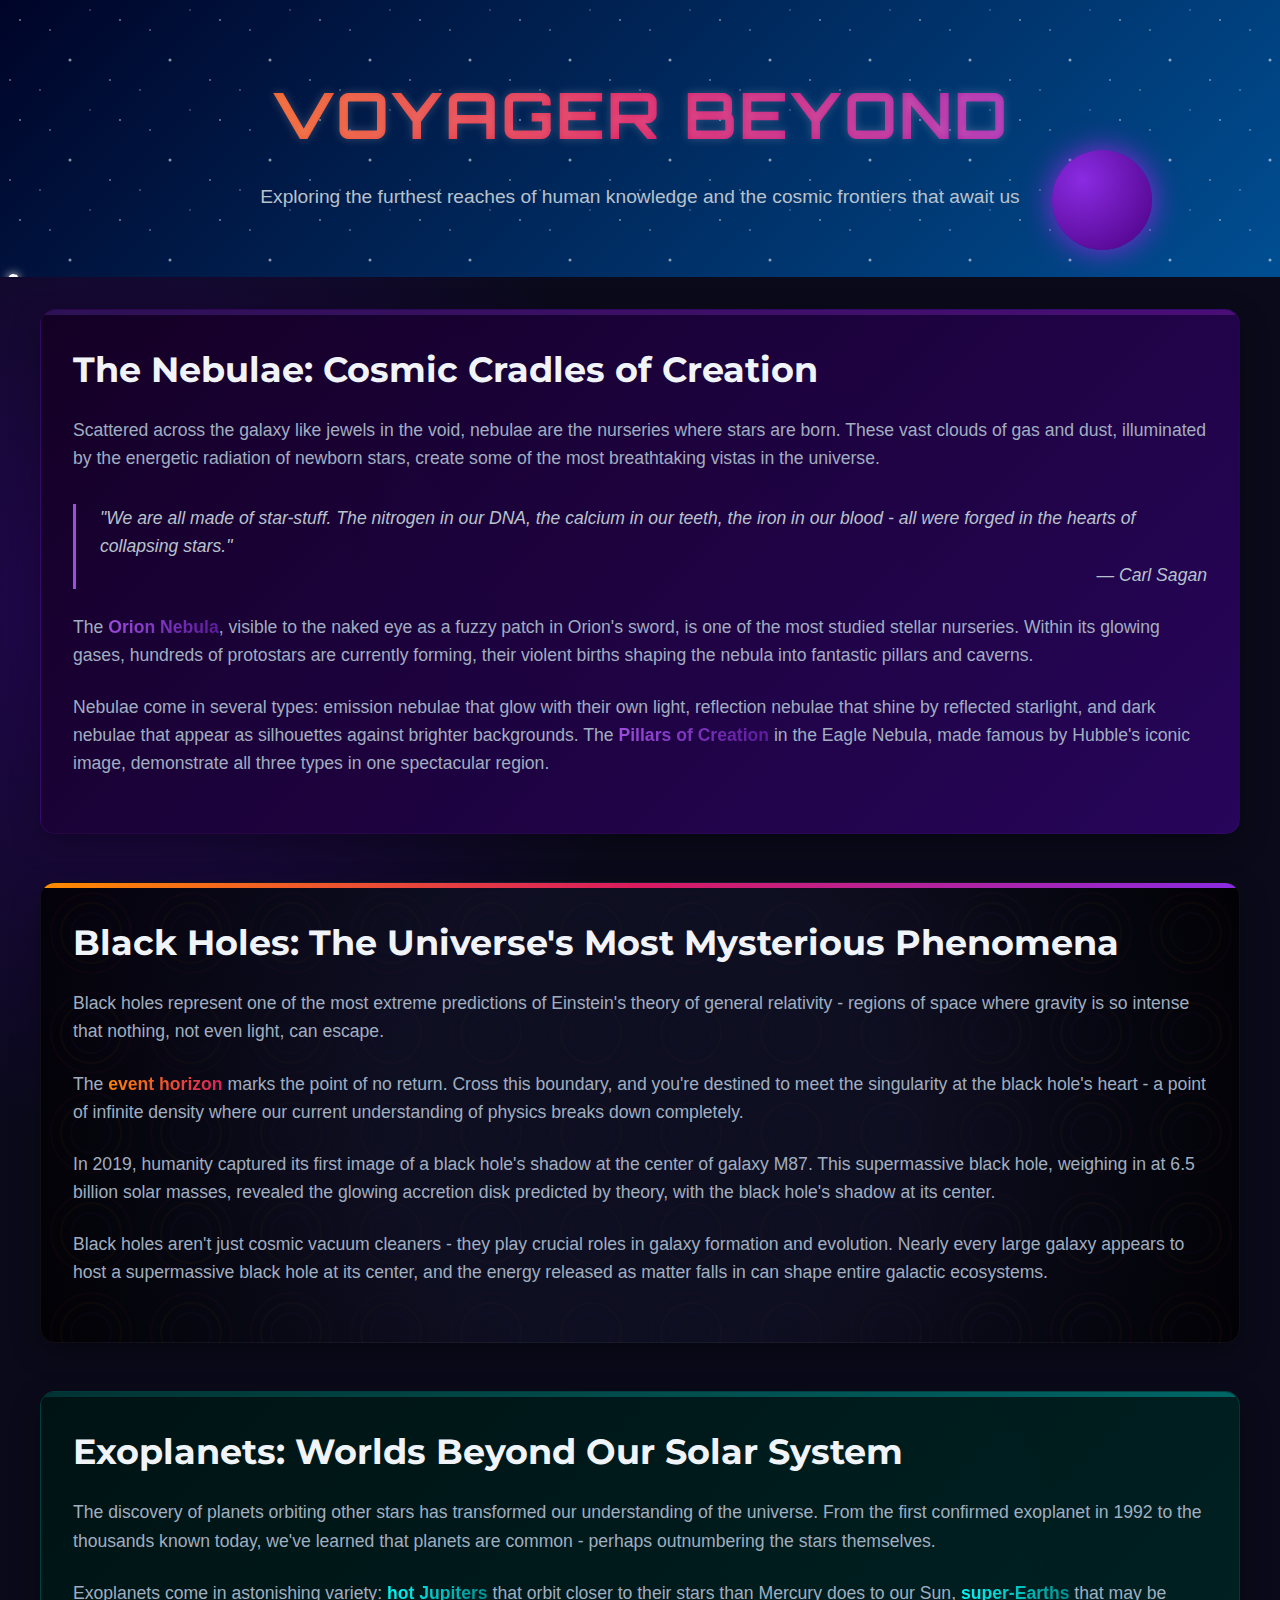
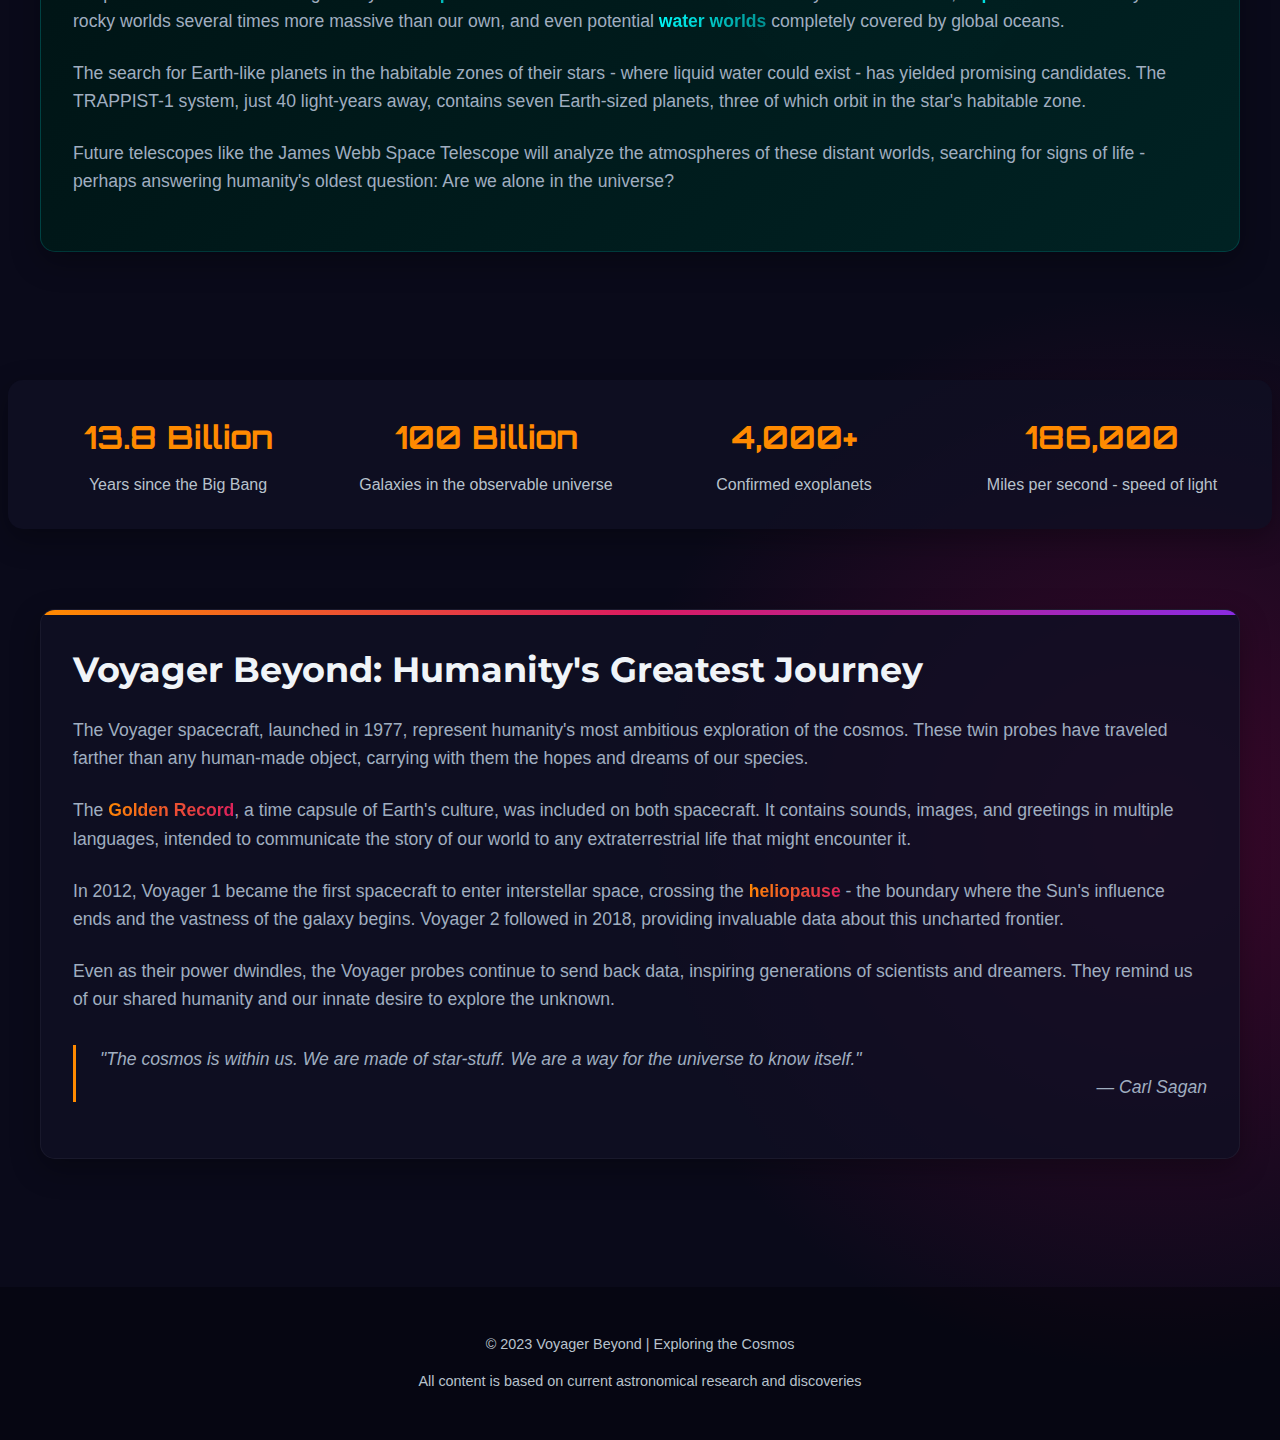
<file: article.html>
<!DOCTYPE html>
<html lang="en">
  <head>
    <meta charset="UTF-8" />
    <meta name="viewport" content="width=device-width, initial-scale=1.0" />
    <title>Voyager Beyond: Cosmic Frontiers</title>
    <style>
      /* Base Styles */
      body {
        font-family: "Segoe UI", Tahoma, Geneva, Verdana, sans-serif;
        line-height: 1.6;
        color: #333;
        background-color: #0a0a1a;
        margin: 0;
        padding: 0;
        background-image: radial-gradient(
            circle at 10% 20%,
            rgba(41, 5, 94, 0.8) 0%,
            transparent 20%
          ),
          radial-gradient(
            circle at 90% 80%,
            rgba(94, 5, 55, 0.6) 0%,
            transparent 20%
          );
      }

      /* Cosmic Header */
      .cosmic-header {
        text-align: center;
        padding: 4rem 2rem;
        position: relative;
        overflow: hidden;
        background: linear-gradient(135deg, #000428, #004e92);
      }

      .cosmic-header::before {
        content: "";
        position: absolute;
        top: 0;
        left: 0;
        right: 0;
        bottom: 0;
        background: url('data:image/svg+xml;utf8,<svg xmlns="http://www.w3.org/2000/svg" width="100" height="100" viewBox="0 0 100 100"><circle cx="20" cy="20" r="1" fill="white" opacity="0.8"/><circle cx="50" cy="30" r="1" fill="white" opacity="0.6"/><circle cx="70" cy="60" r="1.5" fill="white" opacity="0.9"/><circle cx="10" cy="80" r="1" fill="white" opacity="0.7"/><circle cx="40" cy="90" r="1" fill="white" opacity="0.5"/><circle cx="90" cy="10" r="1" fill="white" opacity="0.4"/></svg>');
        opacity: 0.6;
      }

      .cosmic-header h1 {
        font-size: 4rem;
        margin: 0;
        background: linear-gradient(to right, #ff8a00, #da1b60, #8a2be2);
        -webkit-background-clip: text;
        background-clip: text;
        color: transparent;
        position: relative;
        text-shadow: 0 0 10px rgba(255, 255, 255, 0.2);
        font-family: "Orbitron", sans-serif;
        letter-spacing: 2px;
      }

      .cosmic-header p {
        font-size: 1.2rem;
        max-width: 800px;
        margin: 1rem auto 0;
        color: #b8c2cc;
        position: relative;
      }

      /* Main Content */
      .container {
        max-width: 1200px;
        margin: 0 auto;
        padding: 2rem;
      }

      /* Article Cards */
      .article-card {
        background: rgba(15, 15, 35, 0.8);
        border-radius: 15px;
        padding: 2rem;
        margin-bottom: 3rem;
        box-shadow: 0 10px 30px rgba(0, 0, 0, 0.3);
        border: 1px solid rgba(255, 255, 255, 0.05);
        transition: transform 0.3s ease, box-shadow 0.3s ease;
        position: relative;
        overflow: hidden;
      }

      .article-card:hover {
        transform: translateY(-5px);
        box-shadow: 0 15px 35px rgba(0, 0, 0, 0.6);
      }

      .article-card::before {
        content: "";
        position: absolute;
        top: 0;
        left: 0;
        right: 0;
        height: 5px;
        background: linear-gradient(to right, #ff8a00, #da1b60, #8a2be2);
      }

      .article-card h2 {
        color: #f0f4f8;
        font-size: 2.2rem;
        margin-top: 0;
        margin-bottom: 1rem;
        font-family: "Montserrat", sans-serif;
      }

      .article-card p {
        color: #a0aec0;
        font-size: 1.1rem;
        margin-bottom: 1.5rem;
      }

      /* Specialized Card Styles */
      .card-nebula {
        background: linear-gradient(
            135deg,
            rgba(20, 0, 36, 0.95) 0%,
            rgba(41, 5, 94, 0.95) 100%
          ),
          radial-gradient(
            circle at 50% 50%,
            rgba(138, 43, 226, 0.1) 0%,
            transparent 70%
          );
        border: 1px solid rgba(138, 43, 226, 0.15);
      }

      .card-nebula::before {
        background: linear-gradient(to right, #2d1155, #4a0e77);
      }

      .card-nebula .highlight {
        background: linear-gradient(120deg, #9d4edd, #5a189a);
        -webkit-background-clip: text;
        background-clip: text;
        color: transparent;
      }

      .card-nebula .quote {
        border-left: 3px solid #9d4edd;
        color: #b8c2cc;
      }

      .card-blackhole {
        background: radial-gradient(
            circle at center,
            rgba(15, 15, 35, 0.9) 40%,
            rgba(0, 0, 0, 0.8)
          ),
          url('data:image/svg+xml;utf8,<svg xmlns="http://www.w3.org/2000/svg" width="100" height="100" viewBox="0 0 100 100"><circle cx="50" cy="50" r="40" fill="none" stroke="rgba(218, 27, 96, 0.2)" stroke-width="2"/><circle cx="50" cy="50" r="30" fill="none" stroke="rgba(255, 138, 0, 0.2)" stroke-width="2"/><circle cx="50" cy="50" r="20" fill="none" stroke="rgba(138, 43, 226, 0.2)" stroke-width="2"/></svg>');
      }

      .card-exoplanet {
        background: linear-gradient(
            135deg,
            rgba(0, 20, 20, 0.95) 0%,
            rgba(0, 36, 36, 0.95) 100%
          ),
          radial-gradient(
            circle at 70% 30%,
            rgba(0, 255, 255, 0.05) 0%,
            transparent 70%
          );
        border: 1px solid rgba(0, 255, 255, 0.15);
      }

      .card-exoplanet::before {
        background: linear-gradient(to right, #003333, #006666);
      }

      .card-exoplanet .highlight {
        background: linear-gradient(120deg, #00ffff, #008b8b);
        -webkit-background-clip: text;
        background-clip: text;
        color: transparent;
      }

      .card-exoplanet .quote {
        border-left: 3px solid #00ced1;
        color: #b8c2cc;
      }

      /* Floating Elements */
      .floating-planet {
        position: absolute;
        width: 100px;
        height: 100px;
        border-radius: 50%;
        background: radial-gradient(circle at 30% 30%, #8a2be2, #4b0082);
        box-shadow: 0 0 30px #8a2be2;
        right: 10%;
        top: 150px;
        z-index: 1;
        animation: float 8s ease-in-out infinite;
      }

      .floating-comet {
        position: absolute;
        width: 150px;
        height: 3px;
        background: linear-gradient(
          to right,
          transparent,
          rgba(255, 255, 255, 0.8)
        );
        left: -10%;
        top: 300px;
        transform: rotate(-20deg);
        z-index: 1;
        animation: comet 25s linear infinite;
      }

      .floating-comet::after {
        content: "";
        position: absolute;
        right: 0;
        top: -2px;
        width: 10px;
        height: 10px;
        border-radius: 50%;
        background: white;
        box-shadow: 0 0 10px white;
      }

      @keyframes float {
        0%,
        100% {
          transform: translateY(0) rotate(0deg);
        }
        50% {
          transform: translateY(-20px) rotate(5deg);
        }
      }

      @keyframes comet {
        0% {
          left: -10%;
          opacity: 0;
        }
        10% {
          opacity: 1;
        }
        90% {
          opacity: 1;
        }
        100% {
          left: 110%;
          opacity: 0;
        }
      }

      /* Typography Styles */
      .highlight {
        background: linear-gradient(120deg, #ff8a00, #da1b60);
        -webkit-background-clip: text;
        background-clip: text;
        color: transparent;
        font-weight: bold;
      }

      .quote {
        font-style: italic;
        font-size: 1.3rem;
        color: #e2e8f0;
        border-left: 3px solid #ff8a00;
        padding-left: 1.5rem;
        margin: 2rem 0;
      }

      /* Footer */
      .cosmic-footer {
        text-align: center;
        padding: 2rem;
        color: #b8c2cc;
        font-size: 0.9rem;
        background: rgba(0, 0, 0, 0.3);
        margin-top: 3rem;
      }

      /* Responsive */
      @media (max-width: 768px) {

        .cosmic-header{
          padding: 2rem 1rem;
        }
        .cosmic-header h1 {
          font-size: 2rem; /* Reduced from 2.5rem */
        }

        .cosmic-header p {
          font-size: 1rem; /* Reduced font size for header paragraph */
        }

        .article-card h2 {
          font-size: 1.8rem; /* Reduced from 2.2rem */
        }

        .article-card p {
          font-size: 1rem; /* Reduced from 1.1rem */
        }

        .quote {
          font-size: 1.1rem; /* Reduced from 1.3rem */
        }

        .cosmic-footer {
          font-size: 0.8rem; /* Reduced from 0.9rem */
        }

        .article-card {
          padding: 1.5rem;
        }

        .floating-planet,
        .floating-comet {
          display: none;
        }
      }

      @media (max-width: 480px) {
        .cosmic-header h1 {
          font-size: 1.5rem; /* Further reduced from 2rem */
        }

        .cosmic-header p {
          font-size: 0.9rem; /* Further reduced font size for header paragraph */
        }

        .article-card h2 {
          font-size: 1.5rem; /* Further reduced from 1.8rem */
        }

        .article-card p {
          font-size: 0.9rem; /* Further reduced from 1rem */
        }

        .quote {
          font-size: 1rem; /* Further reduced from 1.1rem */
        }

        .cosmic-footer {
          font-size: 0.7rem; /* Further reduced from 0.8rem */
        }

        .article-card {
          padding: 1rem; /* Reduced padding for smaller screens */
        }
      }

      .stats-grid {
        display: grid;
        grid-template-columns: repeat(auto-fit, minmax(200px, 1fr));
        gap: 2rem;
        margin: 3rem auto;
        padding: 2rem;
        max-width: 1200px;
        background: rgba(15, 15, 35, 0.8);
        border-radius: 15px;
        box-shadow: 0 10px 30px rgba(0, 0, 0, 0.3);
      }

      .stat-item {
        text-align: center;
        color: #f0f4f8;
      }

      .stat-item h3 {
        font-size: 2rem;
        margin: 0;
        color: #ff8a00;
        font-family: "Orbitron", sans-serif;
      }

      .stat-item p {
        font-size: 1rem;
        margin: 0.5rem 0 0;
        color: #b8c2cc;
      }
    </style>
    <link
      href="https://fonts.googleapis.com/css2?family=Orbitron:wght@500;700&family=Montserrat:wght@400;600;700&display=swap"
      rel="stylesheet"
    />
  </head>
  <body>
    <div class="cosmic-header">
      <h1>VOYAGER BEYOND</h1>
      <p>
        Exploring the furthest reaches of human knowledge and the cosmic
        frontiers that await us
      </p>
      <div class="floating-planet"></div>
      <div class="floating-comet"></div>
    </div>

    <div class="container">
      <article class="article-card card-nebula">
        <h2>The Nebulae: Cosmic Cradles of Creation</h2>
        <p>
          Scattered across the galaxy like jewels in the void, nebulae are the
          nurseries where stars are born. These vast clouds of gas and dust,
          illuminated by the energetic radiation of newborn stars, create some
          of the most breathtaking vistas in the universe.
        </p>

        <p class="quote">
          "We are all made of star-stuff. The nitrogen in our DNA, the calcium
          in our teeth, the iron in our blood - all were forged in the hearts of
          collapsing stars."
          <span style="display: block; text-align: right">— Carl Sagan</span>
        </p>

        <p>
          The <span class="highlight">Orion Nebula</span>, visible to the naked
          eye as a fuzzy patch in Orion's sword, is one of the most studied
          stellar nurseries. Within its glowing gases, hundreds of protostars
          are currently forming, their violent births shaping the nebula into
          fantastic pillars and caverns.
        </p>

        <p>
          Nebulae come in several types: emission nebulae that glow with their
          own light, reflection nebulae that shine by reflected starlight, and
          dark nebulae that appear as silhouettes against brighter backgrounds.
          The <span class="highlight">Pillars of Creation</span> in the Eagle
          Nebula, made famous by Hubble's iconic image, demonstrate all three
          types in one spectacular region.
        </p>
      </article>

      <article class="article-card card-blackhole">
        <h2>Black Holes: The Universe's Most Mysterious Phenomena</h2>
        <p>
          Black holes represent one of the most extreme predictions of
          Einstein's theory of general relativity - regions of space where
          gravity is so intense that nothing, not even light, can escape.
        </p>

        <p>
          The <span class="highlight">event horizon</span> marks the point of no
          return. Cross this boundary, and you're destined to meet the
          singularity at the black hole's heart - a point of infinite density
          where our current understanding of physics breaks down completely.
        </p>

        <p>
          In 2019, humanity captured its first image of a black hole's shadow at
          the center of galaxy M87. This supermassive black hole, weighing in at
          6.5 billion solar masses, revealed the glowing accretion disk
          predicted by theory, with the black hole's shadow at its center.
        </p>

        <p>
          Black holes aren't just cosmic vacuum cleaners - they play crucial
          roles in galaxy formation and evolution. Nearly every large galaxy
          appears to host a supermassive black hole at its center, and the
          energy released as matter falls in can shape entire galactic
          ecosystems.
        </p>
      </article>

      <article class="article-card card-exoplanet">
        <h2>Exoplanets: Worlds Beyond Our Solar System</h2>
        <p>
          The discovery of planets orbiting other stars has transformed our
          understanding of the universe. From the first confirmed exoplanet in
          1992 to the thousands known today, we've learned that planets are
          common - perhaps outnumbering the stars themselves.
        </p>

        <p>
          Exoplanets come in astonishing variety:
          <span class="highlight">hot Jupiters</span> that orbit closer to their
          stars than Mercury does to our Sun,
          <span class="highlight">super-Earths</span> that may be rocky worlds
          several times more massive than our own, and even potential
          <span class="highlight">water worlds</span> completely covered by
          global oceans.
        </p>

        <p>
          The search for Earth-like planets in the habitable zones of their
          stars - where liquid water could exist - has yielded promising
          candidates. The TRAPPIST-1 system, just 40 light-years away, contains
          seven Earth-sized planets, three of which orbit in the star's
          habitable zone.
        </p>

        <p>
          Future telescopes like the James Webb Space Telescope will analyze the
          atmospheres of these distant worlds, searching for signs of life -
          perhaps answering humanity's oldest question: Are we alone in the
          universe?
        </p>
      </article>
    </div>

    <div class="stats-grid">
      <div class="stat-item">
        <h3>13.8 Billion</h3>
        <p>Years since the Big Bang</p>
      </div>
      <div class="stat-item">
        <h3>100 Billion</h3>
        <p>Galaxies in the observable universe</p>
      </div>
      <div class="stat-item">
        <h3>4,000+</h3>
        <p>Confirmed exoplanets</p>
      </div>
      <div class="stat-item">
        <h3>186,000</h3>
        <p>Miles per second - speed of light</p>
      </div>
    </div>

    <div class="container">
      <article class="article-card card-voyager">
        <h2>Voyager Beyond: Humanity's Greatest Journey</h2>
        <p>
          The Voyager spacecraft, launched in 1977, represent humanity's most
          ambitious exploration of the cosmos. These twin probes have traveled
          farther than any human-made object, carrying with them the hopes and
          dreams of our species.
        </p>

        <p>
          The <span class="highlight">Golden Record</span>, a time capsule of
          Earth's culture, was included on both spacecraft. It contains sounds,
          images, and greetings in multiple languages, intended to communicate
          the story of our world to any extraterrestrial life that might
          encounter it.
        </p>

        <p>
          In 2012, Voyager 1 became the first spacecraft to enter interstellar
          space, crossing the <span class="highlight">heliopause</span> - the
          boundary where the Sun's influence ends and the vastness of the galaxy
          begins. Voyager 2 followed in 2018, providing invaluable data about
          this uncharted frontier.
        </p>

        <p>
          Even as their power dwindles, the Voyager probes continue to send back
          data, inspiring generations of scientists and dreamers. They remind us
          of our shared humanity and our innate desire to explore the unknown.
        </p>

        <p class="quote">
          "The cosmos is within us. We are made of star-stuff. We are a way for
          the universe to know itself."
          <span style="display: block; text-align: right">— Carl Sagan</span>
        </p>
      </article>
    </div>

    <footer class="cosmic-footer">
      <p>© 2023 Voyager Beyond | Exploring the Cosmos</p>
      <p>
        All content is based on current astronomical research and discoveries
      </p>
    </footer>
  </body>
</html>
</file>
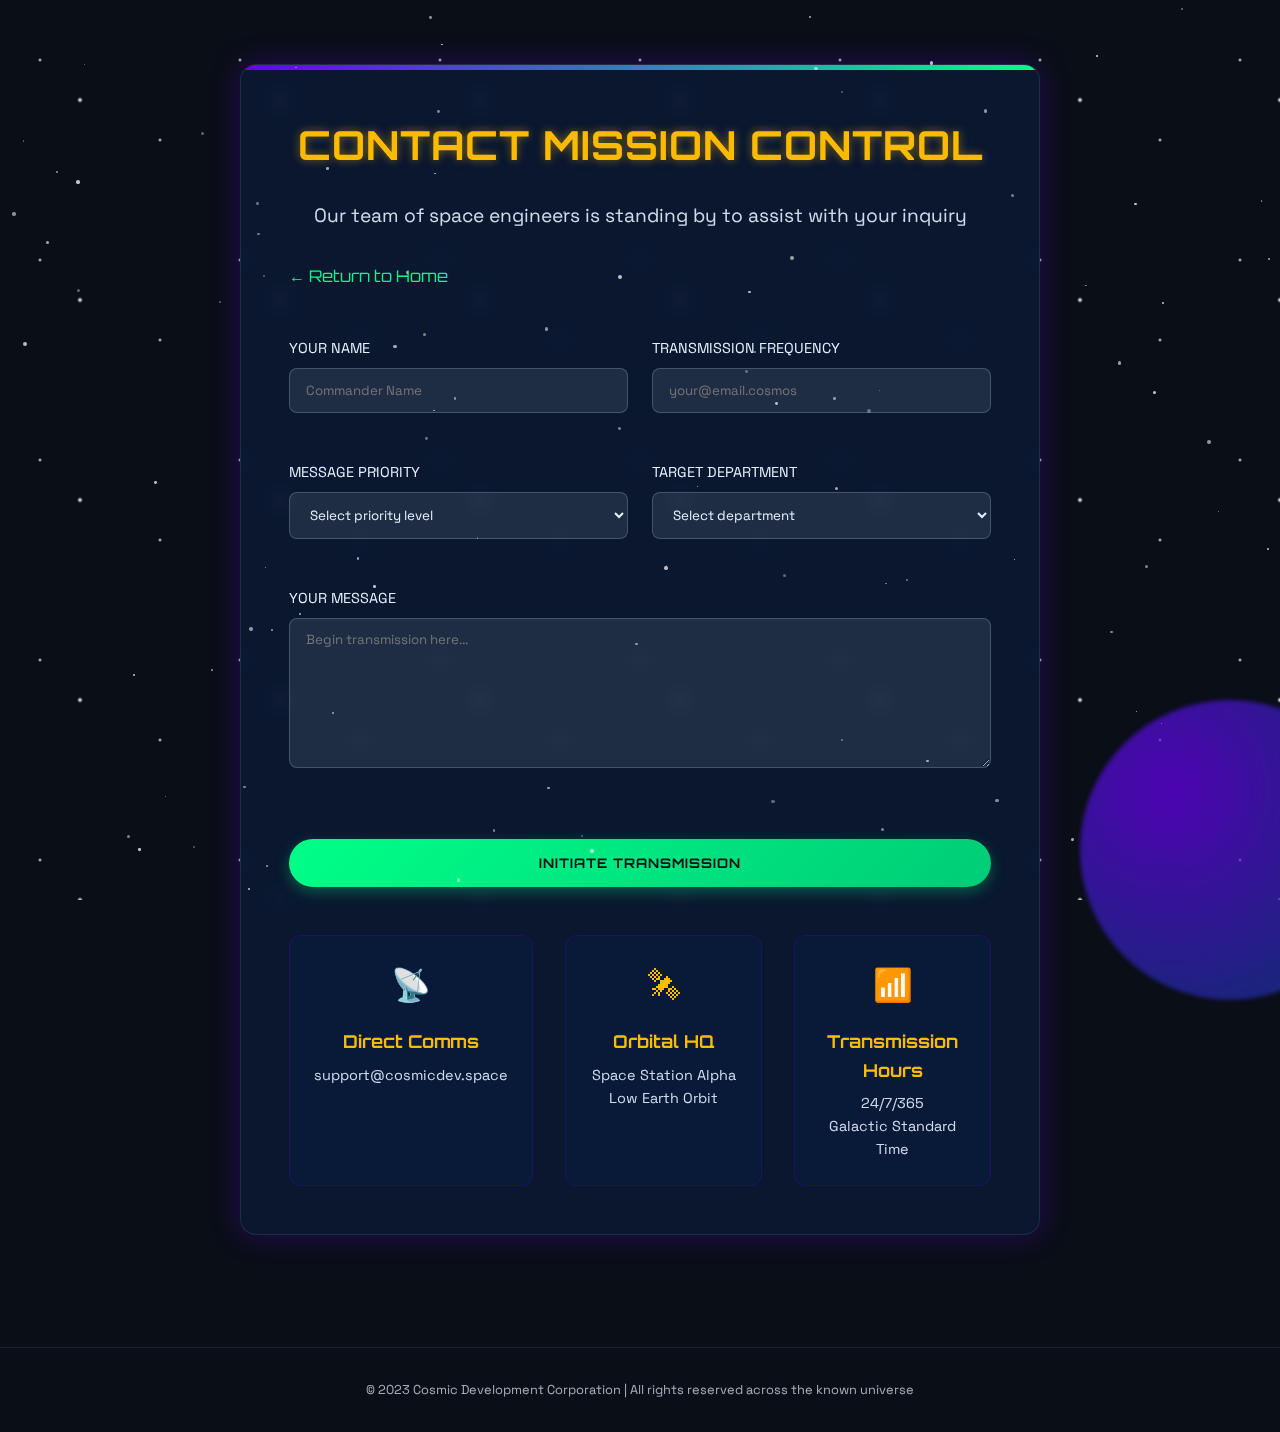
<file: contact.html>
<!DOCTYPE html>
<html lang="en">
<head>
    <meta charset="UTF-8">
    <meta name="viewport" content="width=device-width, initial-scale=1.0">
    <title>Contact Mission Control | Cosmic Support</title>
    <link rel="preconnect" href="https://fonts.googleapis.com">
    <link rel="preconnect" href="https://fonts.gstatic.com" crossorigin>
    <link href="https://fonts.googleapis.com/css2?family=Orbitron:wght@400;700&family=Space+Grotesk:wght@300;500&display=swap" rel="stylesheet">
    <style>
        :root {
            --cosmic-blue: #0b3d91;
            --nebula-purple: #6a00f4;
            --star-yellow: #fcba03;
            --space-black: #0a0e17;
            --astronaut-white: #e6f1ff;
            --mars-red: #e83f3f;
            --alien-green: #00ff88;
        }
        
        * {
            margin: 0;
            padding: 0;
            box-sizing: border-box;
        }
        
        body {
            font-family: 'Space Grotesk', sans-serif;
            background-color: var(--space-black);
            color: var(--astronaut-white);
            min-height: 100vh;
            line-height: 1.6;
            position: relative;
            overflow-x: hidden;
        }
        
        /* Space Background Elements */
        .stars {
            position: fixed;
            top: 0;
            left: 0;
            width: 100%;
            height: 100%;
            background: 
                radial-gradient(2px 2px at 20% 30%, white, rgba(0,0,0,0)),
                radial-gradient(2px 2px at 80% 70%, white, rgba(0,0,0,0)),
                radial-gradient(3px 3px at 40% 50%, white, rgba(0,0,0,0));
            background-size: 200px 200px;
            animation: twinkle 5s infinite alternate;
            z-index: -1;
        }
        
        @keyframes twinkle {
            0% { opacity: 0.3; }
            100% { opacity: 0.8; }
        }
        
        .planet {
            position: fixed;
            width: 300px;
            height: 300px;
            border-radius: 50%;
            background: radial-gradient(circle at 30% 30%, var(--nebula-purple), var(--cosmic-blue));
            right: -100px;
            bottom: -100px;
            filter: blur(2px);
            opacity: 0.7;
            z-index: -1;
        }
        
        .comet {
            position: fixed;
            width: 150px;
            height: 3px;
            background: linear-gradient(90deg, rgba(252,186,3,0), var(--alien-green));
            top: 15%;
            left: -150px;
            animation: cometFly 15s linear infinite;
            transform: rotate(-45deg);
            filter: drop-shadow(0 0 5px var(--alien-green));
        }
        
        .comet::after {
            content: '';
            position: absolute;
            width: 10px;
            height: 10px;
            background: var(--alien-green);
            border-radius: 50%;
            right: 0;
            top: -3px;
            box-shadow: 0 0 10px 5px var(--alien-green);
        }
        
        @keyframes cometFly {
            0% { transform: translateX(-150px) rotate(-45deg); }
            100% { transform: translateX(150vw) rotate(-45deg); }
        }
        
        /* Navigation */
        nav {
            padding: 1.5rem 2rem;
            display: flex;
            justify-content: space-between;
            align-items: center;
            border-bottom: 1px solid rgba(230, 241, 255, 0.1);
        }
        
        .logo {
            font-family: 'Orbitron', sans-serif;
            color: var(--star-yellow);
            font-weight: 700;
            text-decoration: none;
            font-size: 1.5rem;
            letter-spacing: 1px;
        }
        
        .nav-links {
            display: flex;
            gap: 1.5rem;
        }
        
        .nav-links a {
            color: var(--astronaut-white);
            text-decoration: none;
            font-family: 'Space Grotesk', sans-serif;
            transition: all 0.3s ease;
            position: relative;
        }
        
        .nav-links a:hover {
            color: var(--star-yellow);
        }
        
        .nav-links a::after {
            content: '';
            position: absolute;
            width: 0;
            height: 2px;
            background: var(--star-yellow);
            bottom: -5px;
            left: 0;
            transition: width 0.3s ease;
        }
        
        .nav-links a:hover::after {
            width: 100%;
        }
        
        /* Main Content */
        .container {
            max-width: 1200px;
            margin: 0 auto;
            padding: 2rem;
            display: flex;
            flex-direction: column;
            align-items: center;
        }
        
        .mission-control {
            width: 100%;
            max-width: 800px;
            background: rgba(11, 61, 145, 0.2);
            padding: 3rem;
            border-radius: 16px;
            box-shadow: 0 0 30px rgba(106, 0, 244, 0.3);
            backdrop-filter: blur(8px);
            border: 1px solid rgba(230, 241, 255, 0.1);
            margin-top: 2rem;
            position: relative;
            overflow: hidden;
        }
        
        .mission-control::before {
            content: '';
            position: absolute;
            top: 0;
            left: 0;
            width: 100%;
            height: 5px;
            background: linear-gradient(90deg, var(--nebula-purple), var(--alien-green));
            border-radius: 5px 5px 0 0;
        }
        
        h1 {
            font-family: 'Orbitron', sans-serif;
            color: var(--star-yellow);
            margin-bottom: 1.5rem;
            font-weight: 700;
            font-size: 2.5rem;
            text-align: center;
            text-transform: uppercase;
            letter-spacing: 1px;
            text-shadow: 0 0 10px rgba(252, 186, 3, 0.5);
        }
        
        h2 {
            font-family: 'Space Grotesk', sans-serif;
            color: var(--astronaut-white);
            margin-bottom: 2rem;
            font-weight: 400;
            font-size: 1.2rem;
            text-align: center;
            opacity: 0.9;
        }
        
        /* Contact Form */
        .contact-form {
            display: grid;
            grid-template-columns: 1fr 1fr;
            gap: 1.5rem;
            margin-top: 2rem;
        }
        
        .form-group {
            margin-bottom: 1.5rem;
        }
        
        .form-group.full-width {
            grid-column: span 2;
        }
        
        label {
            display: block;
            margin-bottom: 0.5rem;
            color: var(--astronaut-white);
            font-size: 0.9rem;
        }
        
        input, textarea, select {
            width: 100%;
            padding: 0.8rem 1rem;
            background: rgba(230, 241, 255, 0.1);
            border: 1px solid rgba(230, 241, 255, 0.2);
            border-radius: 8px;
            color: var(--astronaut-white);
            font-family: 'Space Grotesk', sans-serif;
            transition: all 0.3s ease;
        }
        
        input:focus, textarea:focus, select:focus {
            outline: none;
            border-color: var(--alien-green);
            box-shadow: 0 0 0 2px rgba(0, 255, 136, 0.2);
        }
        
        textarea {
            min-height: 150px;
            resize: vertical;
        }
        
        /* Submit Button */
        .submit-btn {
            background: linear-gradient(135deg, var(--alien-green), #00cc77);
            color: var(--space-black);
            padding: 1rem 2rem;
            border: none;
            border-radius: 50px;
            font-family: 'Orbitron', sans-serif;
            font-weight: 700;
            text-transform: uppercase;
            letter-spacing: 1px;
            cursor: pointer;
            transition: all 0.3s ease;
            grid-column: span 2;
            margin-top: 1rem;
            box-shadow: 0 5px 15px rgba(0, 255, 136, 0.3);
        }
        
        .submit-btn:hover {
            transform: translateY(-3px);
            box-shadow: 0 8px 20px rgba(0, 255, 136, 0.5);
        }
        
        /* Contact Info */
        .contact-info {
            display: grid;
            grid-template-columns: repeat(3, 1fr);
            gap: 2rem;
            margin-top: 3rem;
            text-align: center;
        }
        
        .contact-card {
            background: rgba(11, 61, 145, 0.1);
            padding: 1.5rem;
            border-radius: 12px;
            border: 1px solid rgba(106, 0, 244, 0.2);
            transition: all 0.3s ease;
        }
        
        .contact-card:hover {
            transform: translateY(-5px);
            background: rgba(11, 61, 145, 0.2);
            box-shadow: 0 10px 20px rgba(106, 0, 244, 0.2);
        }
        
        .contact-icon {
            font-size: 2rem;
            margin-bottom: 1rem;
            color: var(--star-yellow);
        }
        
        .contact-title {
            font-family: 'Orbitron', sans-serif;
            color: var(--star-yellow);
            margin-bottom: 0.5rem;
            font-size: 1.1rem;
        }
        
        .contact-detail {
            color: var(--astronaut-white);
            opacity: 0.9;
            font-size: 0.9rem;
        }
        
        /* Footer */
        footer {
            margin-top: 5rem;
            padding: 2rem;
            text-align: center;
            border-top: 1px solid rgba(230, 241, 255, 0.1);
        }
        
        .footer-text {
            color: var(--astronaut-white);
            opacity: 0.7;
            font-size: 0.8rem;
        }
        
        /* Responsive Design */
        @media (max-width: 768px) {
            .contact-form {
                grid-template-columns: 1fr;
            }
            
            .form-group.full-width {
                grid-column: span 1;
            }
            
            .submit-btn {
                grid-column: span 1;
            }
            
            .contact-info {
                grid-template-columns: 1fr;
            }
            
            nav {
                flex-direction: column;
                gap: 1rem;
            }
            
            .nav-links {
                gap: 1rem;
            }
        }
    </style>
</head>
<body>
    <div class="stars"></div>
    <div class="planet"></div>
    <div class="comet"></div>
    
    <div class="container">
        <div class="mission-control">
            <h1>CONTACT MISSION CONTROL</h1>
            <h2>Our team of space engineers is standing by to assist with your inquiry</h2>
            
            <a href="/" class="return-home-btn" style="display: inline-block; margin-bottom: 1rem; text-decoration: none; color: var(--alien-green); font-family: 'Orbitron', sans-serif; font-size: 1rem;">← Return to Home</a>
            
            <form class="contact-form">
                <div class="form-group">
                    <label for="name">YOUR NAME</label>
                    <input type="text" id="name" placeholder="Commander Name" required>
                </div>
                
                <div class="form-group">
                    <label for="email">TRANSMISSION FREQUENCY</label>
                    <input type="email" id="email" placeholder="your@email.cosmos" required>
                </div>
                
                <div class="form-group">
                    <label for="subject">MESSAGE PRIORITY</label>
                    <select id="subject" required>
                        <option value="">Select priority level</option>
                        <option value="urgent">🚨 Urgent - Mayday Situation</option>
                        <option value="high">⚠️ High - System Malfunction</option>
                        <option value="normal">🛰 Normal - General Inquiry</option>
                        <option value="low">🌌 Low - Cosmic Curiosity</option>
                    </select>
                </div>
                
                <div class="form-group">
                    <label for="department">TARGET DEPARTMENT</label>
                    <select id="department" required>
                        <option value="">Select department</option>
                        <option value="support">🛠 Technical Support</option>
                        <option value="engineering">⚙️ Engineering</option>
                        <option value="science">🔭 Science Division</option>
                        <option value="operations">🚀 Flight Operations</option>
                        <option value="other">👽 Other</option>
                    </select>
                </div>
                
                <div class="form-group full-width">
                    <label for="message">YOUR MESSAGE</label>
                    <textarea id="message" placeholder="Begin transmission here..." required></textarea>
                </div>
                
                <button type="submit" class="submit-btn">INITIATE TRANSMISSION</button>
            </form>
            
            <div class="contact-info">
                <div class="contact-card">
                    <div class="contact-icon">📡</div>
                    <h3 class="contact-title">Direct Comms</h3>
                    <p class="contact-detail">support@cosmicdev.space</p>
                </div>
                
                <div class="contact-card">
                    <div class="contact-icon">🛰</div>
                    <h3 class="contact-title">Orbital HQ</h3>
                    <p class="contact-detail">Space Station Alpha<br>Low Earth Orbit</p>
                </div>
                
                <div class="contact-card">
                    <div class="contact-icon">📶</div>
                    <h3 class="contact-title">Transmission Hours</h3>
                    <p class="contact-detail">24/7/365<br>Galactic Standard Time</p>
                </div>
            </div>
        </div>
    </div>
    
    <footer>
        <p class="footer-text">© 2023 Cosmic Development Corporation | All rights reserved across the known universe</p>
    </footer>

    <script>
        // Create additional twinkling stars
        document.addEventListener('DOMContentLoaded', function() {
            const starsContainer = document.createElement('div');
            starsContainer.className = 'stars-container';
            document.body.appendChild(starsContainer);
            
            for (let i = 0; i < 100; i++) {
                const star = document.createElement('div');
                star.style.position = 'fixed';
                star.style.width = Math.random() * 3 + 1 + 'px';
                star.style.height = star.style.width;
                star.style.backgroundColor = 'white';
                star.style.borderRadius = '50%';
                star.style.top = Math.random() * 100 + 'vh';
                star.style.left = Math.random() * 100 + 'vw';
                star.style.opacity = Math.random() * 0.5 + 0.3;
                star.style.animation = `twinkle ${Math.random() * 5 + 3}s infinite alternate`;
                starsContainer.appendChild(star);
            }
            
            // Form submission
            const form = document.querySelector('.contact-form');
            form.addEventListener('submit', function(e) {
                e.preventDefault();
                alert('Transmission initiated! Mission control has received your message and will respond via subspace communications.');
                form.reset();
            });
        });
    </script>
</body>
</html>
</file>
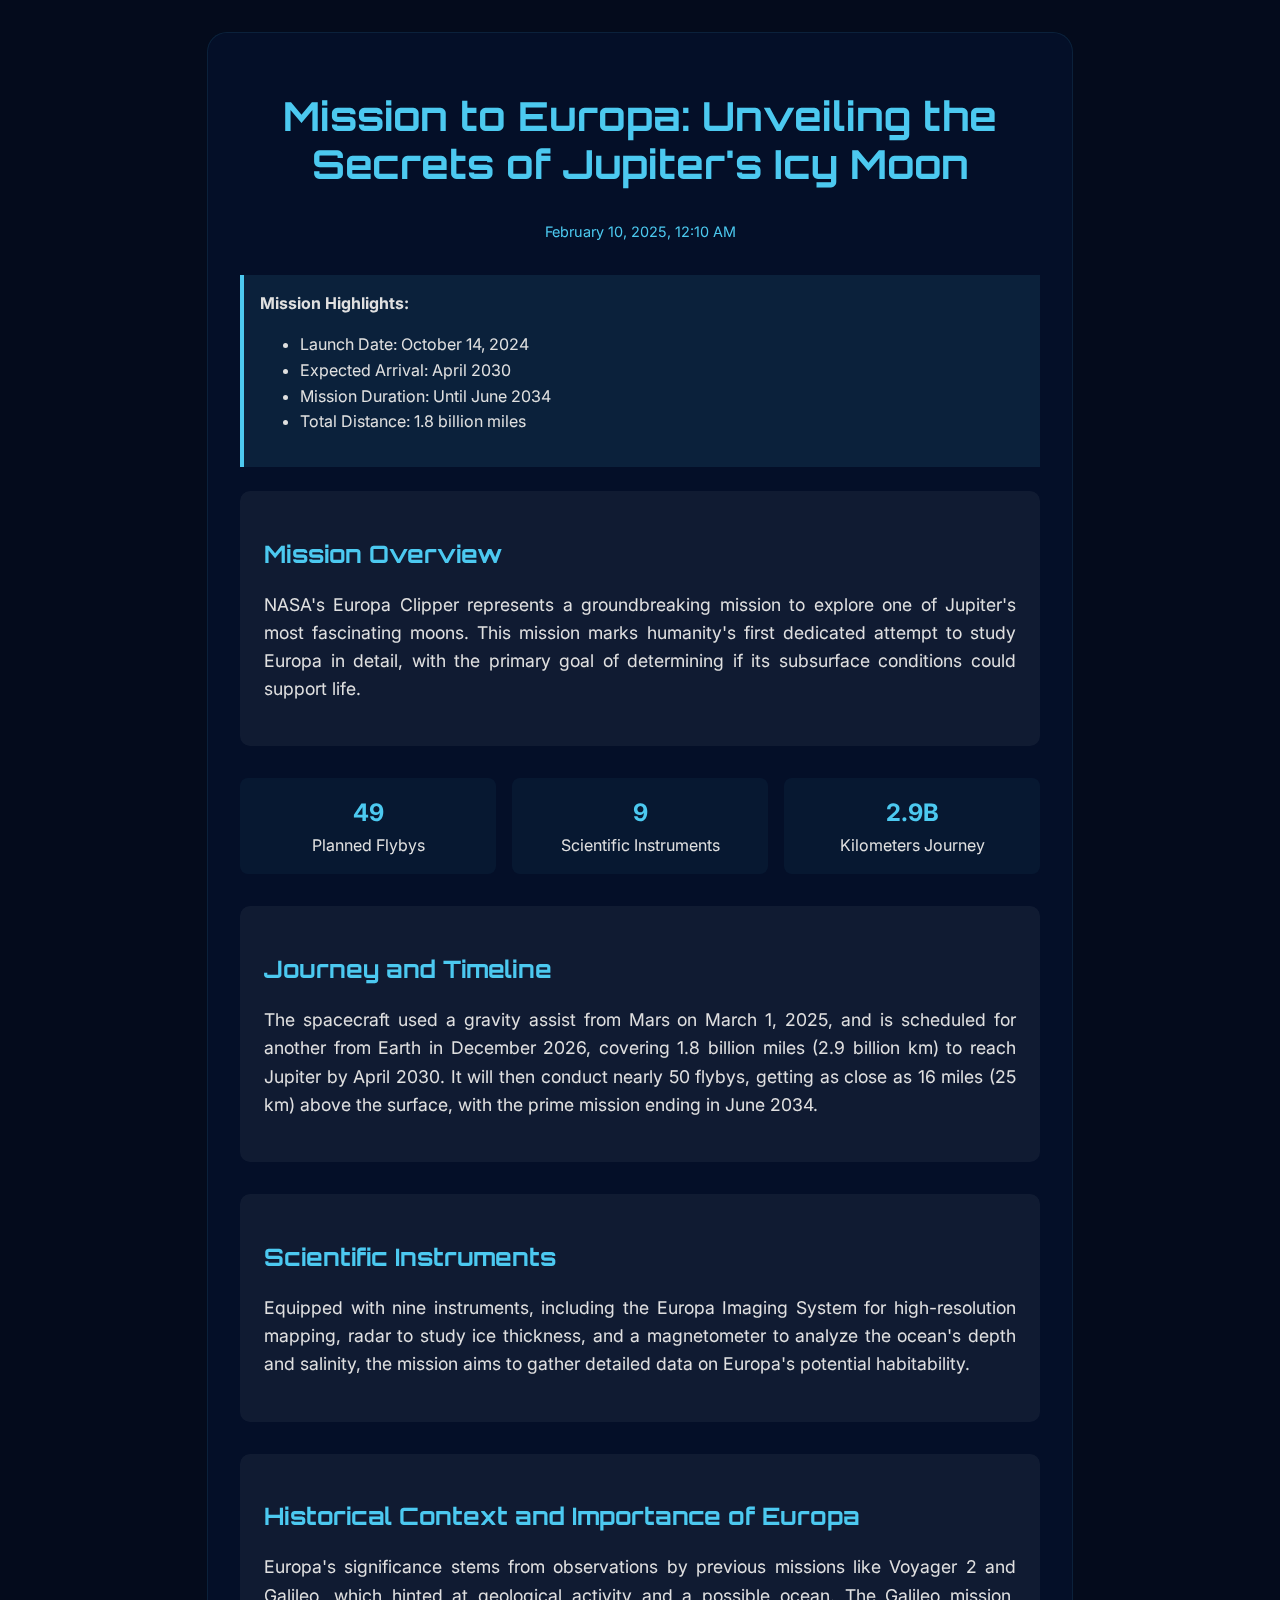
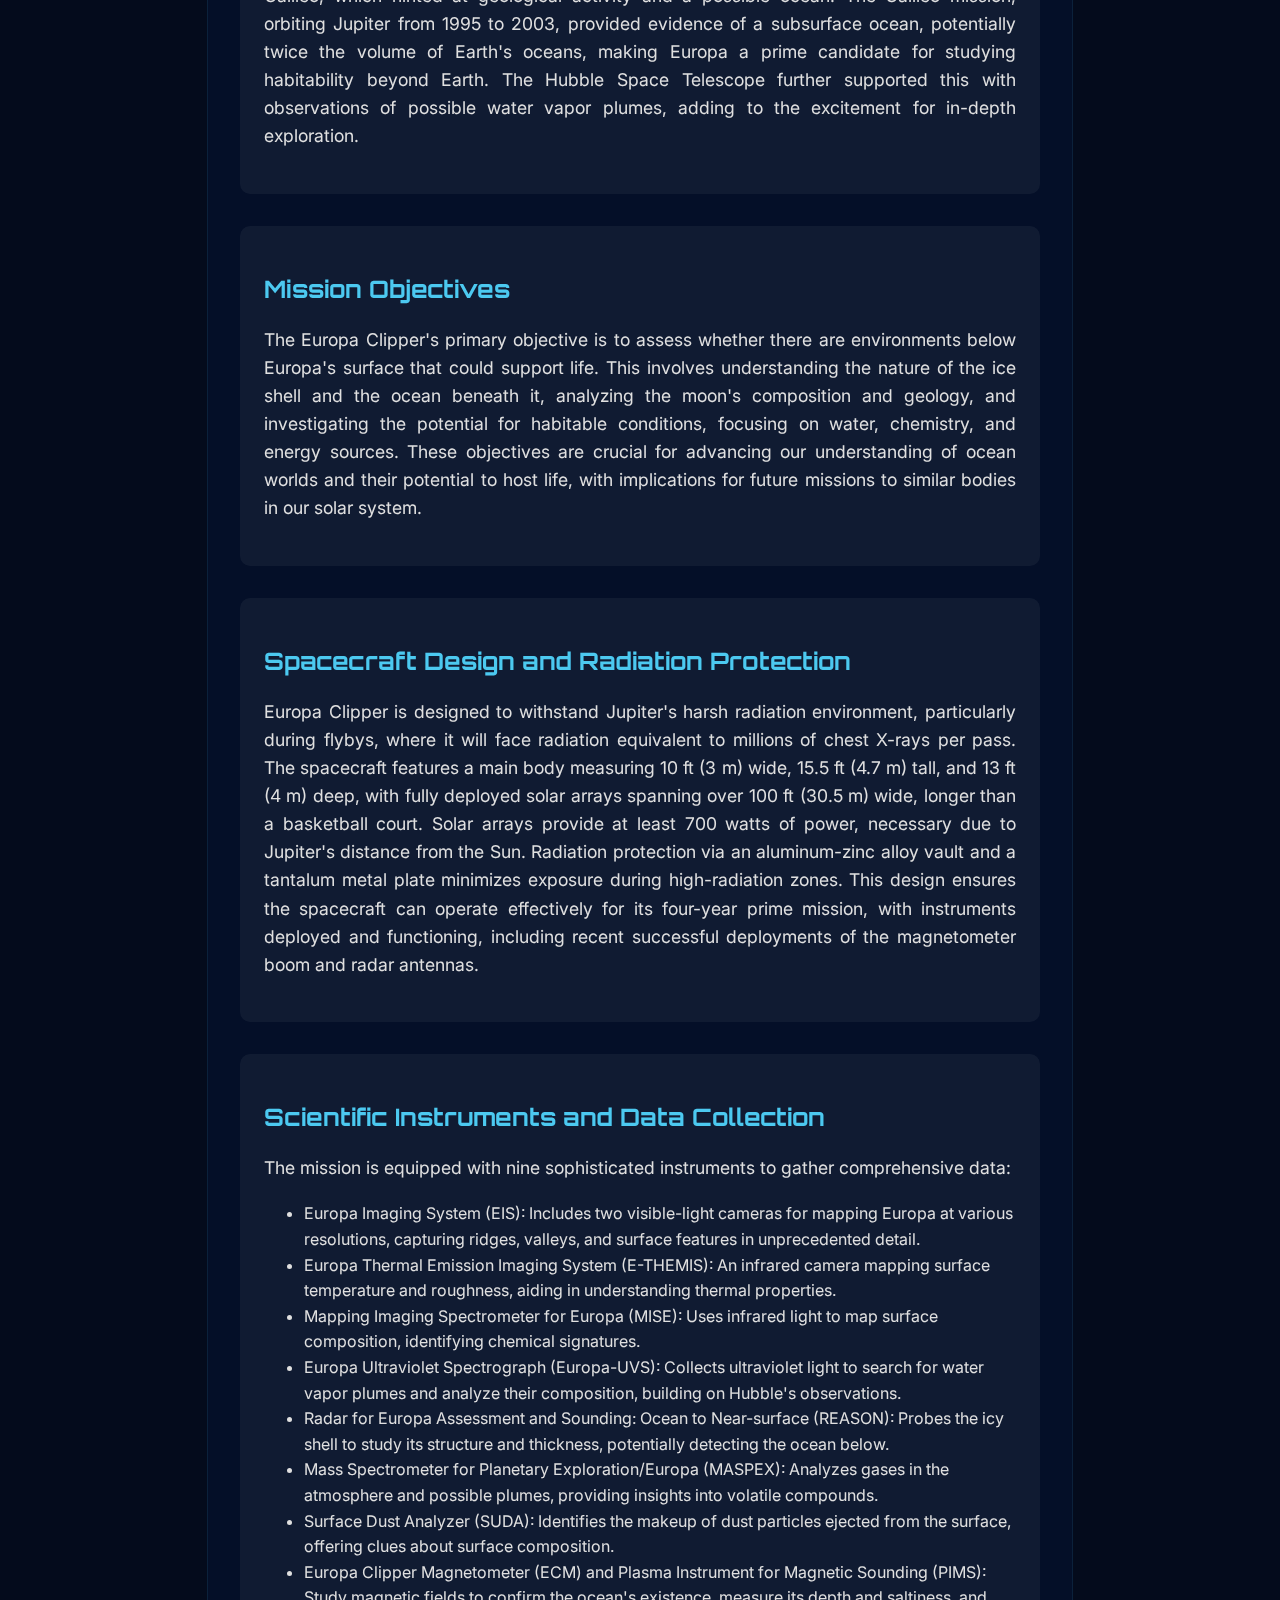
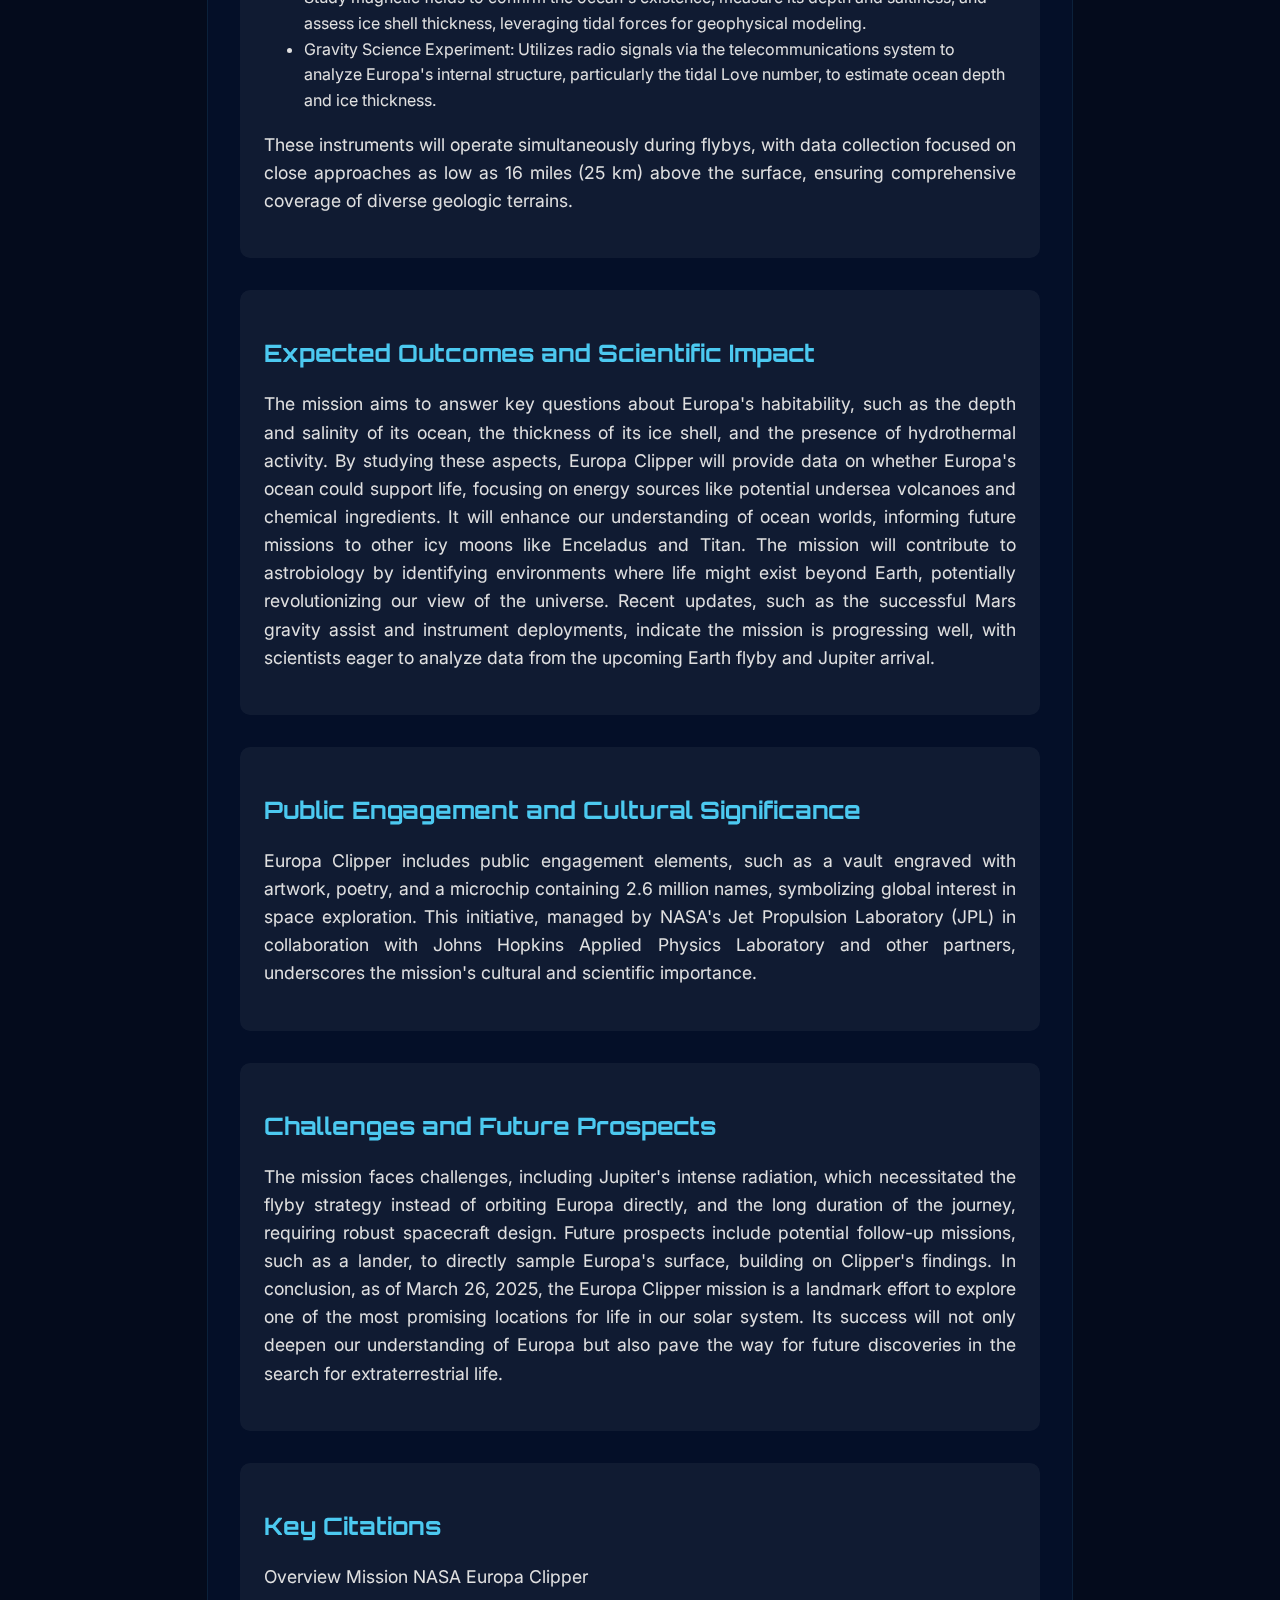
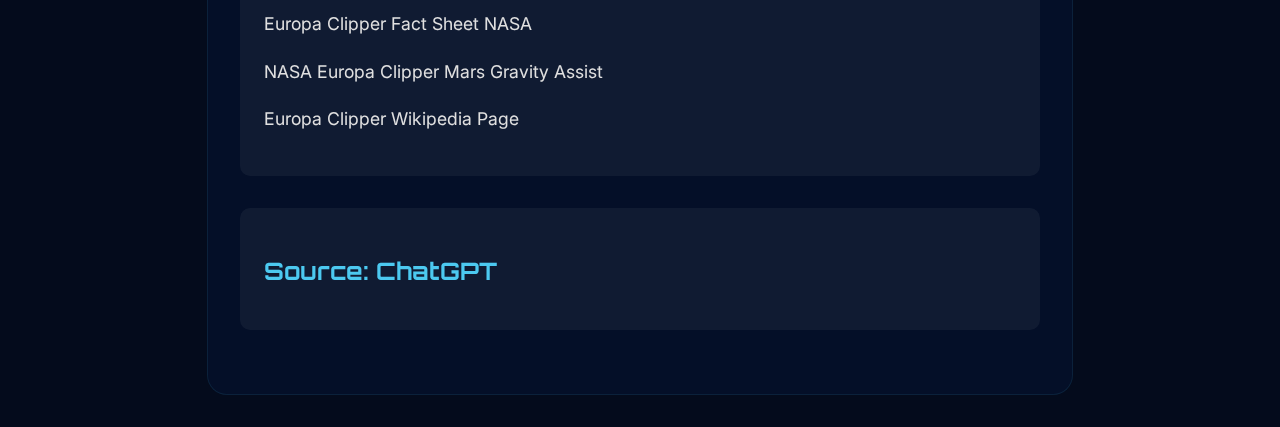
<file: europa.html>
<!DOCTYPE html>
<html lang="en">
<head>
    <meta charset="UTF-8">
    <meta name="viewport" content="width=device-width, initial-scale=1.0">
    <title>Europa Mission | NASA</title>
    <style>
        :root {
            --primary-color: #0B3D91;
            --text-color: #e0e0e0;
            --accent-color: #4CC9F0;
            --bg-color: #040B1C;
        }

        body {
            margin: 0;
            background: var(--bg-color);
            font-family: 'Inter', sans-serif;
            color: var(--text-color);
            line-height: 1.6;
        }

        .container {
            max-width: 800px;
            margin: 2rem auto;
            padding: 2rem;
            background: rgba(11, 61, 145, 0.1);
            backdrop-filter: blur(10px);
            border: 1px solid rgba(76, 201, 240, 0.1);
            border-radius: 20px;
        }

        h1 {
            font-family: 'Orbitron', sans-serif;
            font-size: 2.5rem;
            color: var(--accent-color);
            text-align: center;
            margin-bottom: 2rem;
            line-height: 1.2;
        }

        .article-meta {
            text-align: center;
            color: var(--accent-color);
            margin-bottom: 2rem;
            font-size: 0.9rem;
        }

        .content-section {
            margin-bottom: 2rem;
            padding: 1.5rem;
            background: rgba(255, 255, 255, 0.05);
            border-radius: 10px;
        }

        h2 {
            color: var(--accent-color);
            font-size: 1.5rem;
            margin-bottom: 1rem;
            font-family: 'Orbitron', sans-serif;
        }

        p {
            margin-bottom: 1.2rem;
            font-size: 1.1rem;
            text-align: justify;
        }

        .highlight-box {
            background: rgba(76, 201, 240, 0.1);
            padding: 1rem;
            border-left: 4px solid var(--accent-color);
            margin: 1.5rem 0;
        }

        .mission-stats {
            display: grid;
            grid-template-columns: repeat(auto-fit, minmax(200px, 1fr));
            gap: 1rem;
            margin: 2rem 0;
        }

        .stat-card {
            background: rgba(76, 201, 240, 0.05);
            padding: 1rem;
            border-radius: 8px;
            text-align: center;
        }

        .stat-number {
            font-size: 1.5rem;
            color: var(--accent-color);
            font-weight: bold;
        }

        @media (max-width: 768px) {
            .container {
                margin: 1rem;
                padding: 1rem;
            }

            h1 {
                font-size: 1.2rem; /* Reduced from 1.4rem */
            }

            h2 {
                font-size: 1rem; /* Reduced from 1.2rem */
            }

            p {
                font-size: 0.8rem; /* Reduced from 0.9rem */
                line-height: 1.4; /* Slightly reduced */
                text-align: left;
            }

            .highlight-box {
                padding: 0.6rem; /* Reduced from 0.7rem */
                font-size: 0.75rem; /* Reduced from 0.85rem */
            }

            .highlight-box ul {
                padding-left: 1rem;
            }

            .highlight-box li {
                margin-bottom: 0.4rem;
            }

            .content-section {
                padding: 0.8rem; /* Reduced from 1rem */
            }

            .stat-card {
                padding: 0.6rem; /* Reduced from 0.8rem */
            }

            .stat-number {
                font-size: 1rem; /* Reduced from 1.2rem */
            }

            .stat-card div:not(.stat-number) {
                font-size: 0.75rem; /* Reduced from 0.85rem */
            }

            ul {
                font-size: 0.8rem; /* Reduced from 0.9rem */
            }

            .article-meta {
                font-size: 0.65rem; /* Reduced from 0.75rem */
            }

            .content-section ul li {
                margin-bottom: 0.4rem; /* Reduced from 0.5rem */
            }
        }
    </style>
    <link href="https://fonts.googleapis.com/css2?family=Orbitron:wght@400;700&family=Inter:wght@400;600&display=swap" rel="stylesheet">
</head>
<body>
    <div class="container">
        <h1>Mission to Europa: Unveiling the Secrets of Jupiter's Icy Moon</h1>
        
        <div class="article-meta">
            <time datetime="2025-02-10">February 10, 2025, 12:10 AM</time>
        </div>

        <div class="highlight-box">
            <strong>Mission Highlights:</strong>
            <ul>
                <li>Launch Date: October 14, 2024</li>
                <li>Expected Arrival: April 2030</li>
                <li>Mission Duration: Until June 2034</li>
                <li>Total Distance: 1.8 billion miles</li>
            </ul>
        </div>

        <div class="content-section">
            <h2>Mission Overview</h2>
            <p>NASA's Europa Clipper represents a groundbreaking mission to explore one of Jupiter's most fascinating moons. This mission marks humanity's first dedicated attempt to study Europa in detail, with the primary goal of determining if its subsurface conditions could support life.</p>
        </div>

        <div class="mission-stats">
            <div class="stat-card">
                <div class="stat-number">49</div>
                <div>Planned Flybys</div>
            </div>
            <div class="stat-card">
                <div class="stat-number">9</div>
                <div>Scientific Instruments</div>
            </div>
            <div class="stat-card">
                <div class="stat-number">2.9B</div>
                <div>Kilometers Journey</div>
            </div>
        </div>

        <div class="content-section">
            <h2>Journey and Timeline</h2>
            <p>The spacecraft used a gravity assist from Mars on March 1, 2025, and is scheduled for another from Earth in December 2026, covering 1.8 billion miles (2.9 billion km) to reach Jupiter by April 2030. It will then conduct nearly 50 flybys, getting as close as 16 miles (25 km) above the surface, with the prime mission ending in June 2034.</p>
        </div>

        <div class="content-section">
            <h2>Scientific Instruments</h2>
            <p>Equipped with nine instruments, including the Europa Imaging System for high-resolution mapping, radar to study ice thickness, and a magnetometer to analyze the ocean's depth and salinity, the mission aims to gather detailed data on Europa's potential habitability.</p>
        </div>

        <div class="content-section">
            <h2>Historical Context and Importance of Europa</h2>
            <p>Europa's significance stems from observations by previous missions like Voyager 2 and Galileo, which hinted at geological activity and a possible ocean. The Galileo mission, orbiting Jupiter from 1995 to 2003, provided evidence of a subsurface ocean, potentially twice the volume of Earth's oceans, making Europa a prime candidate for studying habitability beyond Earth. The Hubble Space Telescope further supported this with observations of possible water vapor plumes, adding to the excitement for in-depth exploration.</p>
        </div>

        <div class="content-section">
            <h2>Mission Objectives</h2>
            <p>The Europa Clipper's primary objective is to assess whether there are environments below Europa's surface that could support life. This involves understanding the nature of the ice shell and the ocean beneath it, analyzing the moon's composition and geology, and investigating the potential for habitable conditions, focusing on water, chemistry, and energy sources. These objectives are crucial for advancing our understanding of ocean worlds and their potential to host life, with implications for future missions to similar bodies in our solar system.</p>
        </div>

        <div class="content-section">
            <h2>Spacecraft Design and Radiation Protection</h2>
            <p>Europa Clipper is designed to withstand Jupiter's harsh radiation environment, particularly during flybys, where it will face radiation equivalent to millions of chest X-rays per pass. The spacecraft features a main body measuring 10 ft (3 m) wide, 15.5 ft (4.7 m) tall, and 13 ft (4 m) deep, with fully deployed solar arrays spanning over 100 ft (30.5 m) wide, longer than a basketball court. Solar arrays provide at least 700 watts of power, necessary due to Jupiter's distance from the Sun. Radiation protection via an aluminum-zinc alloy vault and a tantalum metal plate minimizes exposure during high-radiation zones. This design ensures the spacecraft can operate effectively for its four-year prime mission, with instruments deployed and functioning, including recent successful deployments of the magnetometer boom and radar antennas.</p>
        </div>

        <div class="content-section">
            <h2>Scientific Instruments and Data Collection</h2>
            <p>The mission is equipped with nine sophisticated instruments to gather comprehensive data:</p>
            <ul>
                <li>Europa Imaging System (EIS): Includes two visible-light cameras for mapping Europa at various resolutions, capturing ridges, valleys, and surface features in unprecedented detail.</li>
                <li>Europa Thermal Emission Imaging System (E-THEMIS): An infrared camera mapping surface temperature and roughness, aiding in understanding thermal properties.</li>
                <li>Mapping Imaging Spectrometer for Europa (MISE): Uses infrared light to map surface composition, identifying chemical signatures.</li>
                <li>Europa Ultraviolet Spectrograph (Europa-UVS): Collects ultraviolet light to search for water vapor plumes and analyze their composition, building on Hubble's observations.</li>
                <li>Radar for Europa Assessment and Sounding: Ocean to Near-surface (REASON): Probes the icy shell to study its structure and thickness, potentially detecting the ocean below.</li>
                <li>Mass Spectrometer for Planetary Exploration/Europa (MASPEX): Analyzes gases in the atmosphere and possible plumes, providing insights into volatile compounds.</li>
                <li>Surface Dust Analyzer (SUDA): Identifies the makeup of dust particles ejected from the surface, offering clues about surface composition.</li>
                <li>Europa Clipper Magnetometer (ECM) and Plasma Instrument for Magnetic Sounding (PIMS): Study magnetic fields to confirm the ocean's existence, measure its depth and saltiness, and assess ice shell thickness, leveraging tidal forces for geophysical modeling.</li>
                <li>Gravity Science Experiment: Utilizes radio signals via the telecommunications system to analyze Europa's internal structure, particularly the tidal Love number, to estimate ocean depth and ice thickness.</li>
            </ul>
            <p>These instruments will operate simultaneously during flybys, with data collection focused on close approaches as low as 16 miles (25 km) above the surface, ensuring comprehensive coverage of diverse geologic terrains.</p>
        </div>

        <div class="content-section">
            <h2>Expected Outcomes and Scientific Impact</h2>
            <p>The mission aims to answer key questions about Europa's habitability, such as the depth and salinity of its ocean, the thickness of its ice shell, and the presence of hydrothermal activity. By studying these aspects, Europa Clipper will provide data on whether Europa's ocean could support life, focusing on energy sources like potential undersea volcanoes and chemical ingredients. It will enhance our understanding of ocean worlds, informing future missions to other icy moons like Enceladus and Titan. The mission will contribute to astrobiology by identifying environments where life might exist beyond Earth, potentially revolutionizing our view of the universe. Recent updates, such as the successful Mars gravity assist and instrument deployments, indicate the mission is progressing well, with scientists eager to analyze data from the upcoming Earth flyby and Jupiter arrival.</p>
        </div>

        <div class="content-section">
            <h2>Public Engagement and Cultural Significance</h2>
            <p>Europa Clipper includes public engagement elements, such as a vault engraved with artwork, poetry, and a microchip containing 2.6 million names, symbolizing global interest in space exploration. This initiative, managed by NASA's Jet Propulsion Laboratory (JPL) in collaboration with Johns Hopkins Applied Physics Laboratory and other partners, underscores the mission's cultural and scientific importance.</p>
        </div>

        <div class="content-section">
            <h2>Challenges and Future Prospects</h2>
            <p>The mission faces challenges, including Jupiter's intense radiation, which necessitated the flyby strategy instead of orbiting Europa directly, and the long duration of the journey, requiring robust spacecraft design. Future prospects include potential follow-up missions, such as a lander, to directly sample Europa's surface, building on Clipper's findings. In conclusion, as of March 26, 2025, the Europa Clipper mission is a landmark effort to explore one of the most promising locations for life in our solar system. Its success will not only deepen our understanding of Europa but also pave the way for future discoveries in the search for extraterrestrial life.</p>
        </div>

        <div class="content-section">
            <h2>Key Citations</h2>
            <p>Overview Mission NASA Europa Clipper</p>
            <p>Europa Clipper Fact Sheet NASA</p>
            <p>NASA Europa Clipper Mars Gravity Assist</p>
            <p>Europa Clipper Wikipedia Page</p>
        </div>

        <div class="content-section">
            <h2>Source: ChatGPT</h2>
        </div>
    </div>
</body>
</html>
</file>
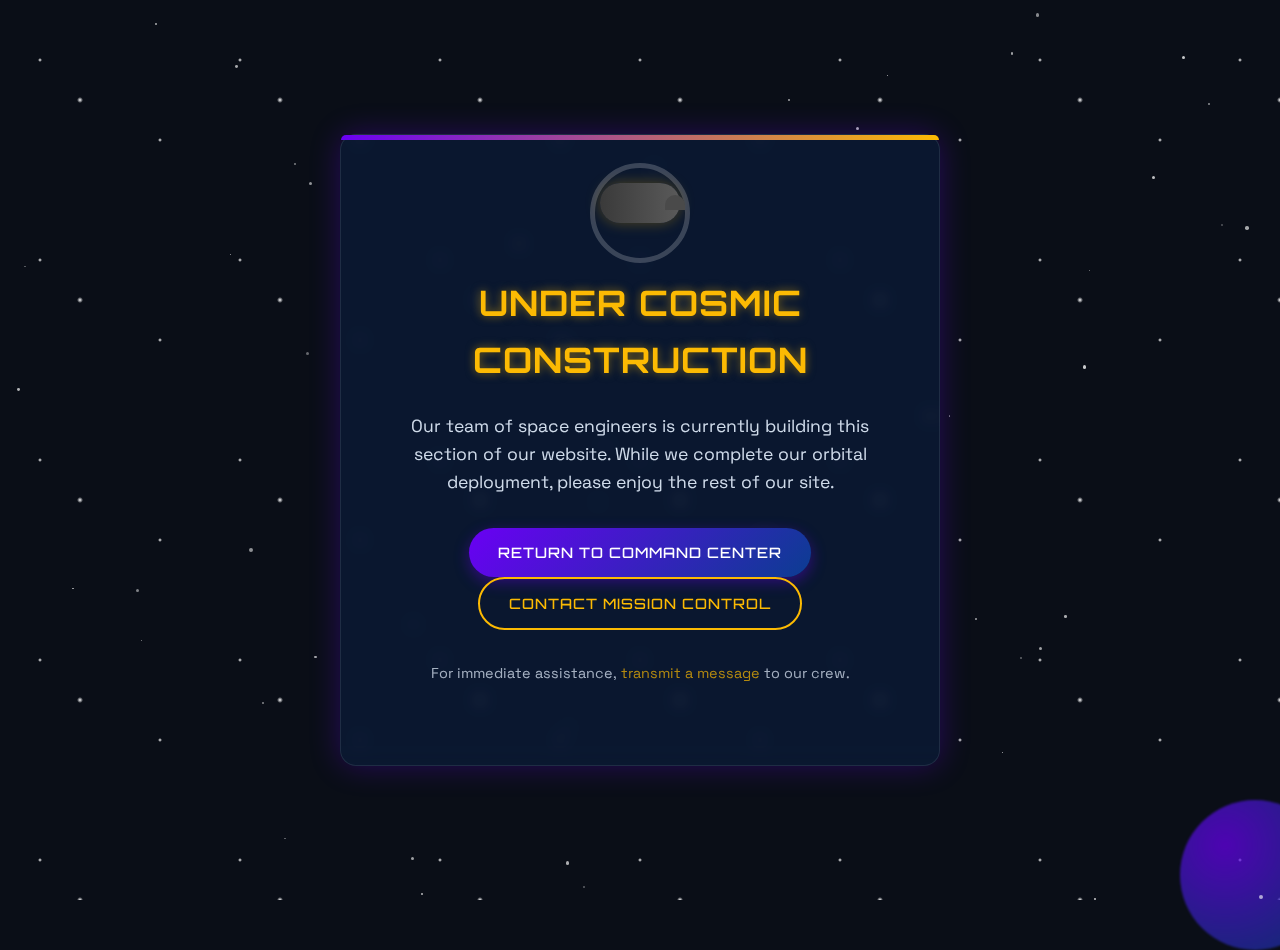
<file: inprogress.html>
<!DOCTYPE html>
<html lang="en">
<head>
    <meta charset="UTF-8">
    <meta name="viewport" content="width=device-width, initial-scale=1.0">
    <title>Page Under Construction | Cosmic Development</title>
    <link rel="preconnect" href="https://fonts.googleapis.com">
    <link rel="preconnect" href="https://fonts.gstatic.com" crossorigin>
    <link href="https://fonts.googleapis.com/css2?family=Orbitron:wght@400;700&family=Space+Grotesk:wght@300;500&display=swap" rel="stylesheet">
    <style>
        :root {
            --cosmic-blue: #0b3d91;
            --nebula-purple: #6a00f4;
            --star-yellow: #fcba03;
            --space-black: #0a0e17;
            --astronaut-white: #e6f1ff;
            --mars-red: #e83f3f;
        }
        
        * {
            margin: 0;
            padding: 0;
            box-sizing: border-box;
        }
        
        body {
            font-family: 'Space Grotesk', sans-serif;
            background-color: var(--space-black);
            color: var(--astronaut-white);
            display: flex;
            justify-content: center;
            align-items: center;
            min-height: 100vh;
            line-height: 1.6;
            padding: 2rem;
            position: relative;
            overflow: hidden;
        }
        
        /* Space Background Elements */
        .stars {
            position: absolute;
            top: 0;
            left: 0;
            width: 100%;
            height: 100%;
            background: 
                radial-gradient(2px 2px at 20% 30%, white, rgba(0,0,0,0)),
                radial-gradient(2px 2px at 80% 70%, white, rgba(0,0,0,0)),
                radial-gradient(3px 3px at 40% 50%, white, rgba(0,0,0,0));
            background-size: 200px 200px;
            animation: twinkle 5s infinite alternate;
        }
        
        @keyframes twinkle {
            0% { opacity: 0.3; }
            100% { opacity: 0.8; }
        }
        
        .planet {
            position: absolute;
            width: 150px;
            height: 150px;
            border-radius: 50%;
            background: radial-gradient(circle at 30% 30%, var(--nebula-purple), var(--cosmic-blue));
            right: -50px;
            bottom: -50px;
            filter: blur(1px);
            opacity: 0.7;
        }
        
        /* Content Container */
        .dev-notice {
            max-width: 600px;
            text-align: center;
            background: rgba(11, 61, 145, 0.2);
            padding: 3rem;
            border-radius: 16px;
            box-shadow: 0 0 30px rgba(106, 0, 244, 0.3);
            position: relative;
            z-index: 10;
            backdrop-filter: blur(8px);
            border: 1px solid rgba(230, 241, 255, 0.1);
        }
        
        .dev-notice::before {
            content: '';
            position: absolute;
            top: 0;
            left: 0;
            width: 100%;
            height: 5px;
            background: linear-gradient(90deg, var(--nebula-purple), var(--star-yellow));
            border-radius: 5px 5px 0 0;
        }
        
        h1 {
            font-family: 'Orbitron', sans-serif;
            color: var(--star-yellow);
            margin-bottom: 1.5rem;
            font-weight: 700;
            font-size: 2.2rem;
            text-transform: uppercase;
            letter-spacing: 1px;
            text-shadow: 0 0 10px rgba(252, 186, 3, 0.5);
        }
        
        p {
            margin-bottom: 2rem;
            color: var(--astronaut-white);
            font-size: 1.1rem;
            opacity: 0.9;
        }
        
        /* Space Station Animation */
        .space-station {
            width: 120px;
            height: 60px;
            margin: 0 auto 2rem;
            position: relative;
            animation: float 6s ease-in-out infinite;
        }
        
        .station-core {
            width: 80px;
            height: 40px;
            background: linear-gradient(90deg, #3a3a3a, #5a5a5a);
            border-radius: 20px;
            position: relative;
            margin: 0 auto;
            box-shadow: 0 0 15px rgba(252, 186, 3, 0.3);
        }
        
        .station-ring {
            width: 100px;
            height: 100px;
            border: 5px solid rgba(255,255,255,0.2);
            border-radius: 50%;
            position: absolute;
            top: -20px;
            left: 10px;
            animation: spin 20s linear infinite;
        }
        
        .station-dish {
            width: 20px;
            height: 15px;
            background: #4a4a4a;
            border-radius: 10px 10px 0 0;
            position: absolute;
            right: -5px;
            top: 12px;
        }
        
        @keyframes float {
            0%, 100% { transform: translateY(0) rotate(0deg); }
            50% { transform: translateY(-20px) rotate(2deg); }
        }
        
        @keyframes spin {
            0% { transform: rotate(0deg); }
            100% { transform: rotate(360deg); }
        }
        
        /* Buttons */
        .btn {
            display: inline-block;
            background: linear-gradient(135deg, var(--nebula-purple), var(--cosmic-blue));
            color: white;
            padding: 0.8rem 1.8rem;
            border-radius: 50px;
            text-decoration: none;
            font-weight: 500;
            transition: all 0.3s ease;
            border: none;
            margin: 0 0.5rem;
            font-family: 'Orbitron', sans-serif;
            letter-spacing: 1px;
            text-transform: uppercase;
            font-size: 0.9rem;
            box-shadow: 0 5px 15px rgba(106, 0, 244, 0.4);
        }
        
        .btn:hover {
            transform: translateY(-3px);
            box-shadow: 0 8px 20px rgba(106, 0, 244, 0.6);
        }
        
        .btn-outline {
            background: transparent;
            color: var(--star-yellow);
            border: 2px solid var(--star-yellow);
            box-shadow: none;
        }
        
        .btn-outline:hover {
            background: rgba(252, 186, 3, 0.1);
        }
        
        .contact {
            margin-top: 2rem;
            font-size: 0.9rem;
            color: var(--astronaut-white);
            opacity: 0.7;
        }
        
        .contact a {
            color: var(--star-yellow);
            text-decoration: none;
            transition: all 0.3s ease;
        }
        
        .contact a:hover {
            text-decoration: underline;
        }
        
        @media (max-width: 600px) {
            .dev-notice {
                padding: 2rem 1.5rem;
            }
            
            .btn {
                display: block;
                margin: 0.5rem auto;
                width: 80%;
                font-size: 0.8rem; /* Reduced font size for buttons */
            }
            
            h1 {
                font-size: 1.5rem; /* Reduced font size */
            }
            
            p {
                font-size: 0.9rem; /* Reduced font size */
            }
            
            .contact {
                font-size: 0.8rem; /* Reduced font size */
            }
        }
    </style>
</head>
<body>
    <div class="stars"></div>
    <div class="planet"></div>
    
    <div class="dev-notice">
        <div class="space-station">
            <div class="station-ring"></div>
            <div class="station-core">
                <div class="station-dish"></div>
            </div>
        </div>
        
        <h1>Under Cosmic Construction</h1>
        <p>Our team of space engineers is currently building this section of our website. While we complete our orbital deployment, please enjoy the rest of our site.</p>
        
        <div>
            <a href="/" class="btn">Return to Command Center</a>
            <a href="contact.html" class="btn btn-outline">Contact Mission Control</a>
        </div>
        
        <p class="contact">For immediate assistance, <a href="mailto:support@example.com">transmit a message</a> to our crew.</p>
    </div>

    <script>
        // Create additional twinkling stars
        document.addEventListener('DOMContentLoaded', function() {
            const starsContainer = document.createElement('div');
            starsContainer.className = 'stars-container';
            document.body.appendChild(starsContainer);
            
            for (let i = 0; i < 50; i++) {
                const star = document.createElement('div');
                star.style.position = 'absolute';
                star.style.width = Math.random() * 3 + 1 + 'px';
                star.style.height = star.style.width;
                star.style.backgroundColor = 'white';
                star.style.borderRadius = '50%';
                star.style.top = Math.random() * 100 + 'vh';
                star.style.left = Math.random() * 100 + 'vw';
                star.style.opacity = Math.random() * 0.5 + 0.3;
                star.style.animation = `twinkle ${Math.random() * 5 + 3}s infinite alternate`;
                starsContainer.appendChild(star);
            }
        });
    </script>
</body>
</html>
</file>
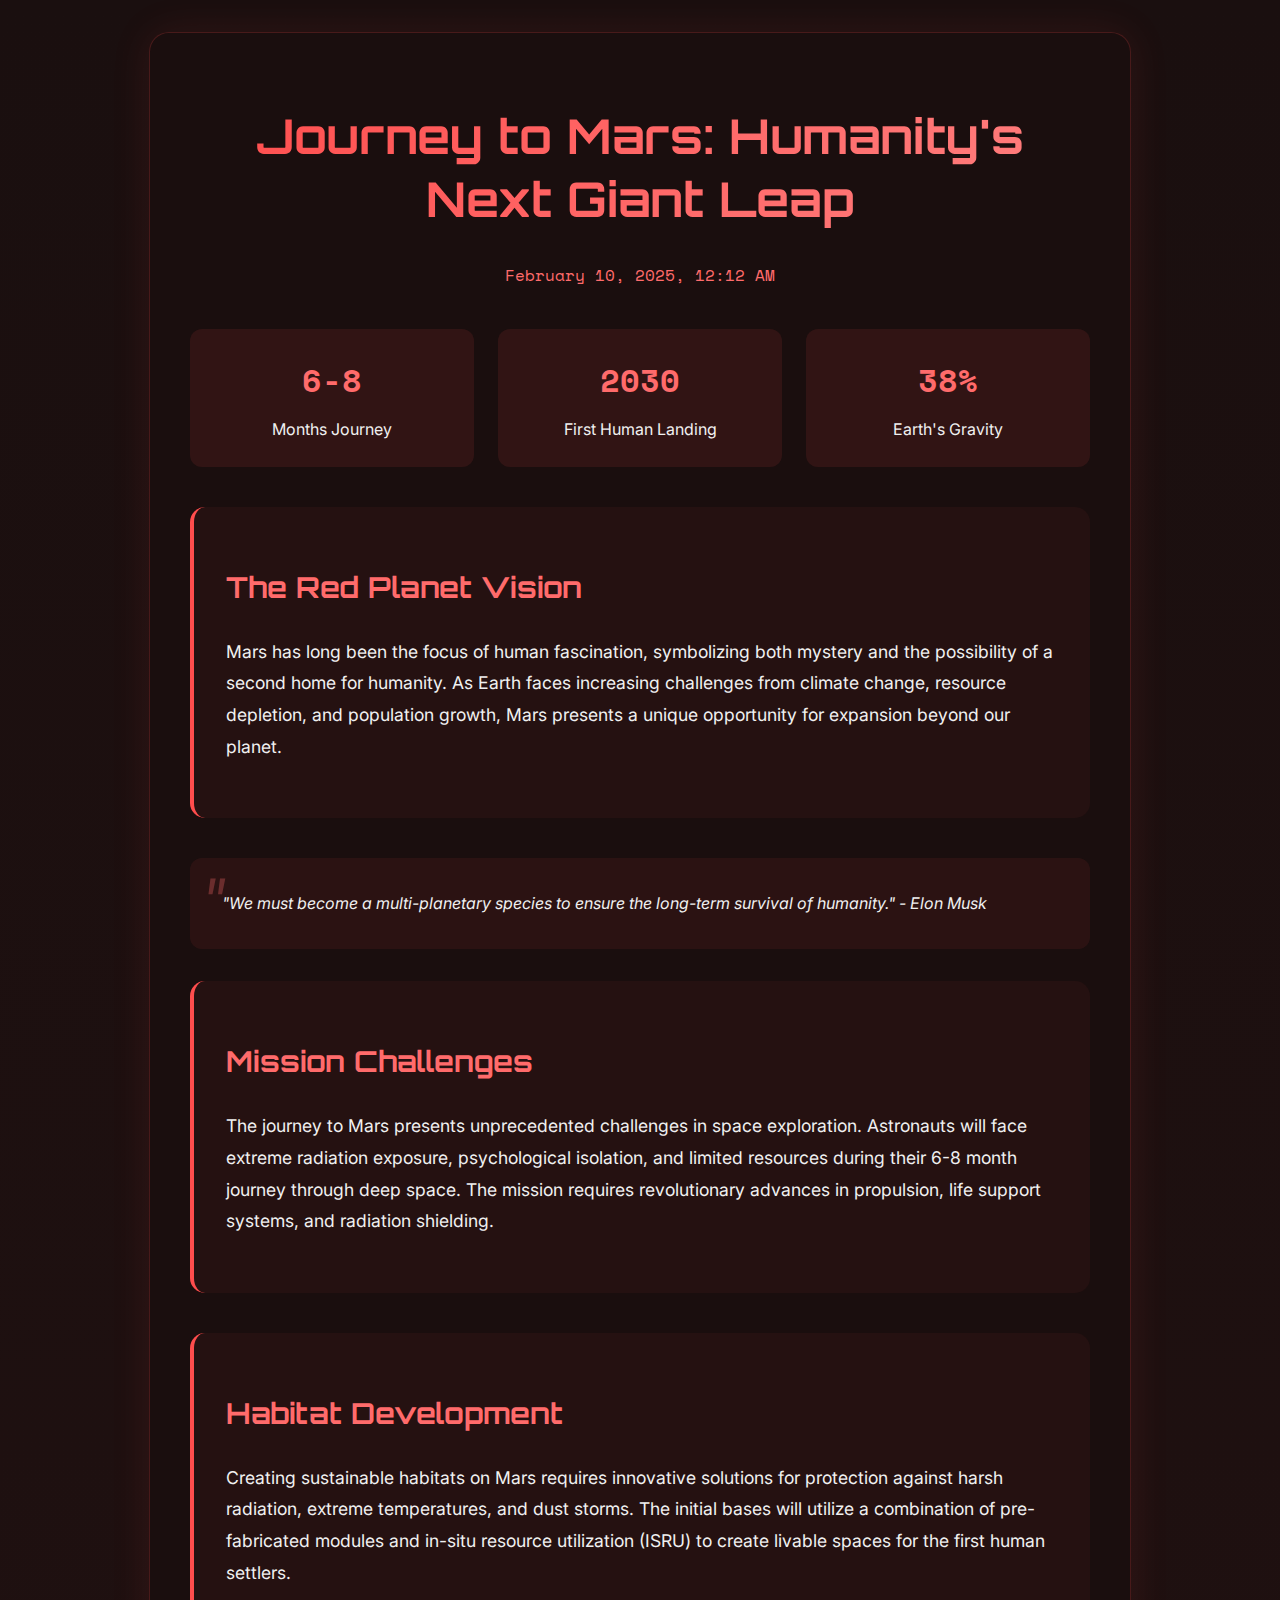
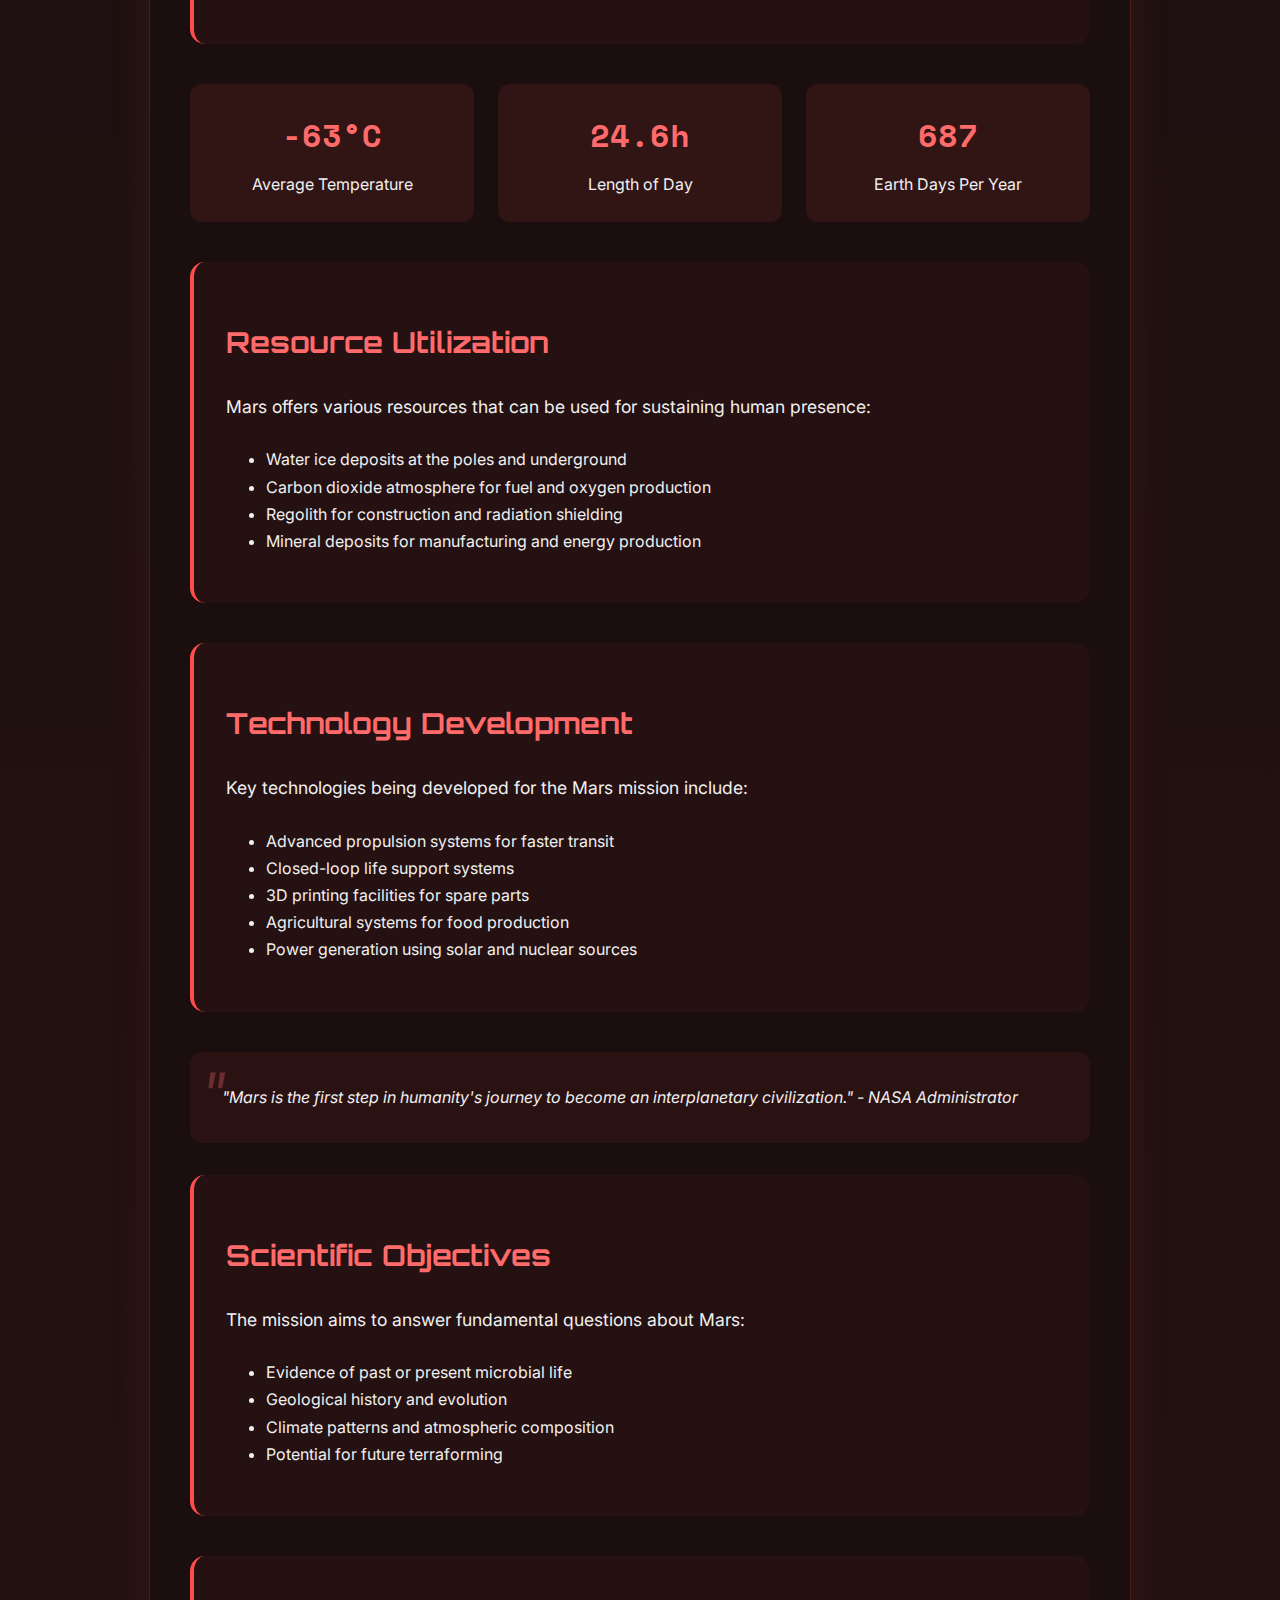
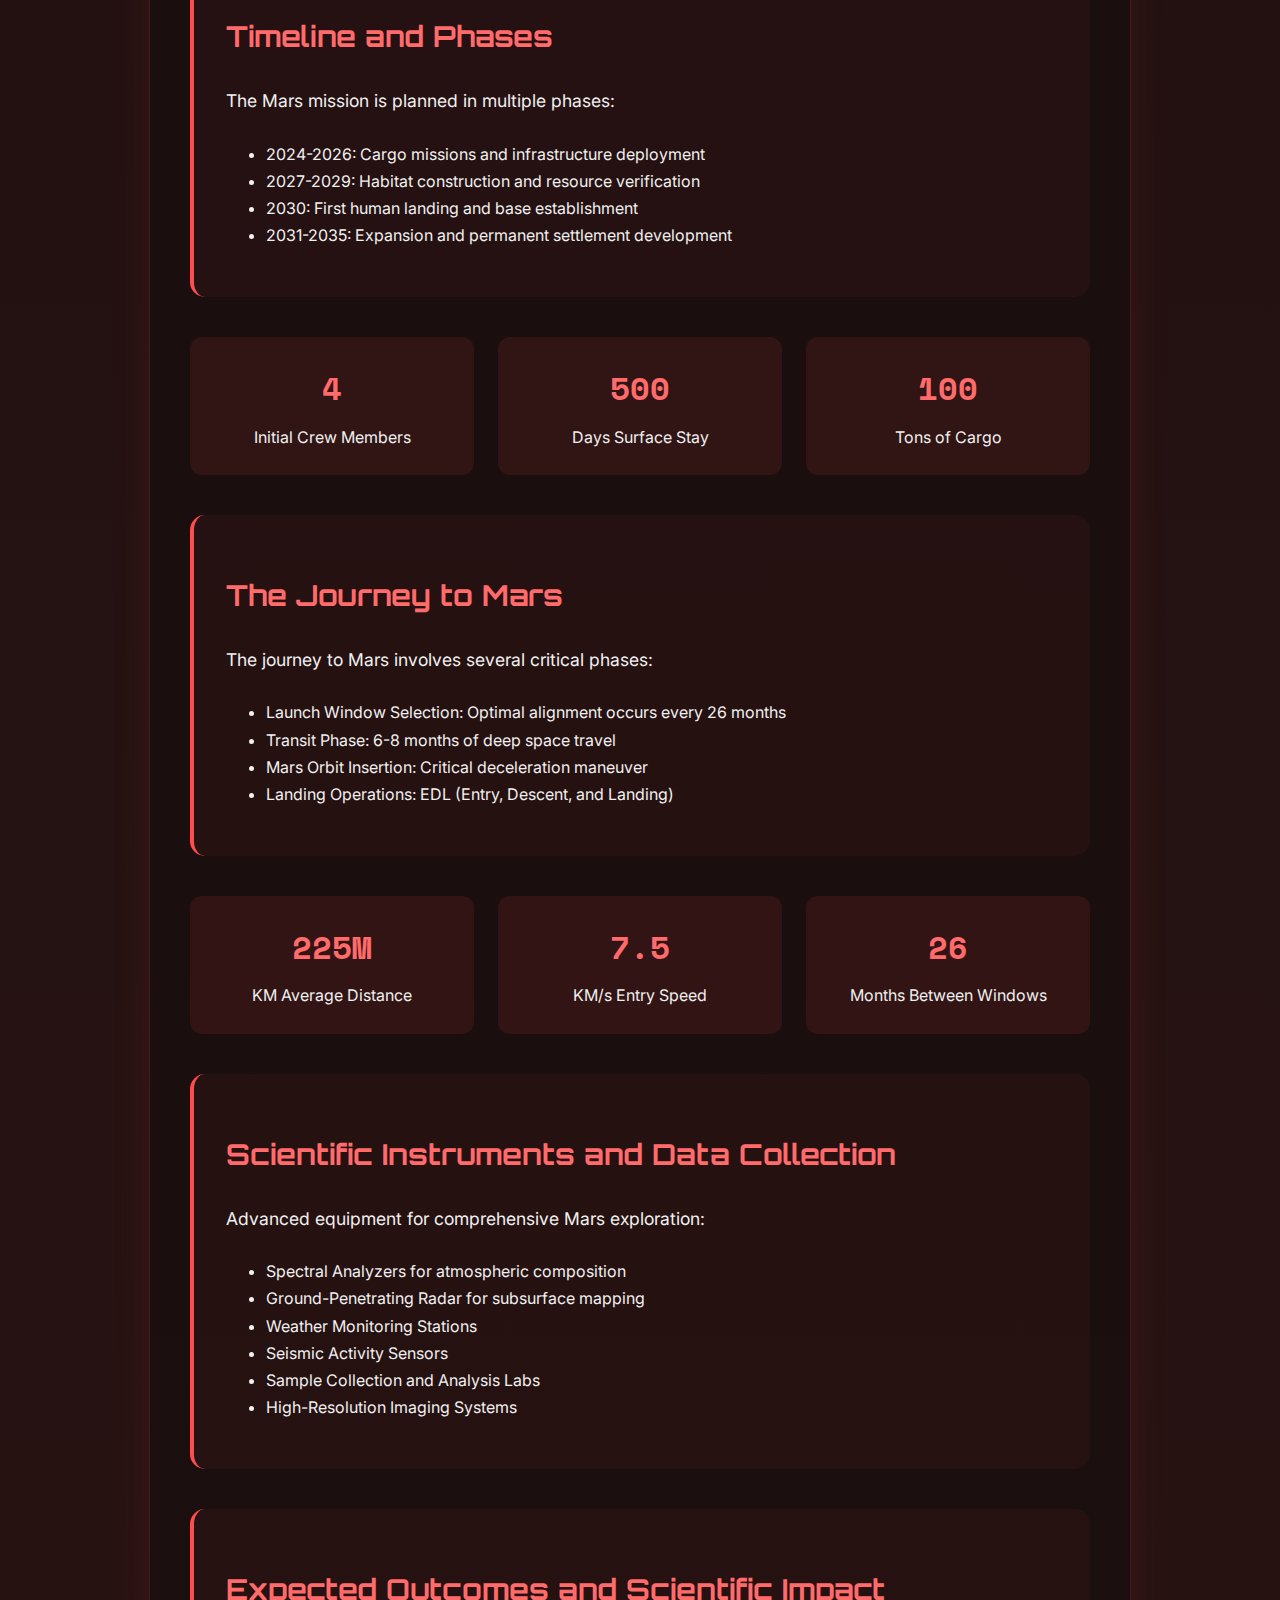
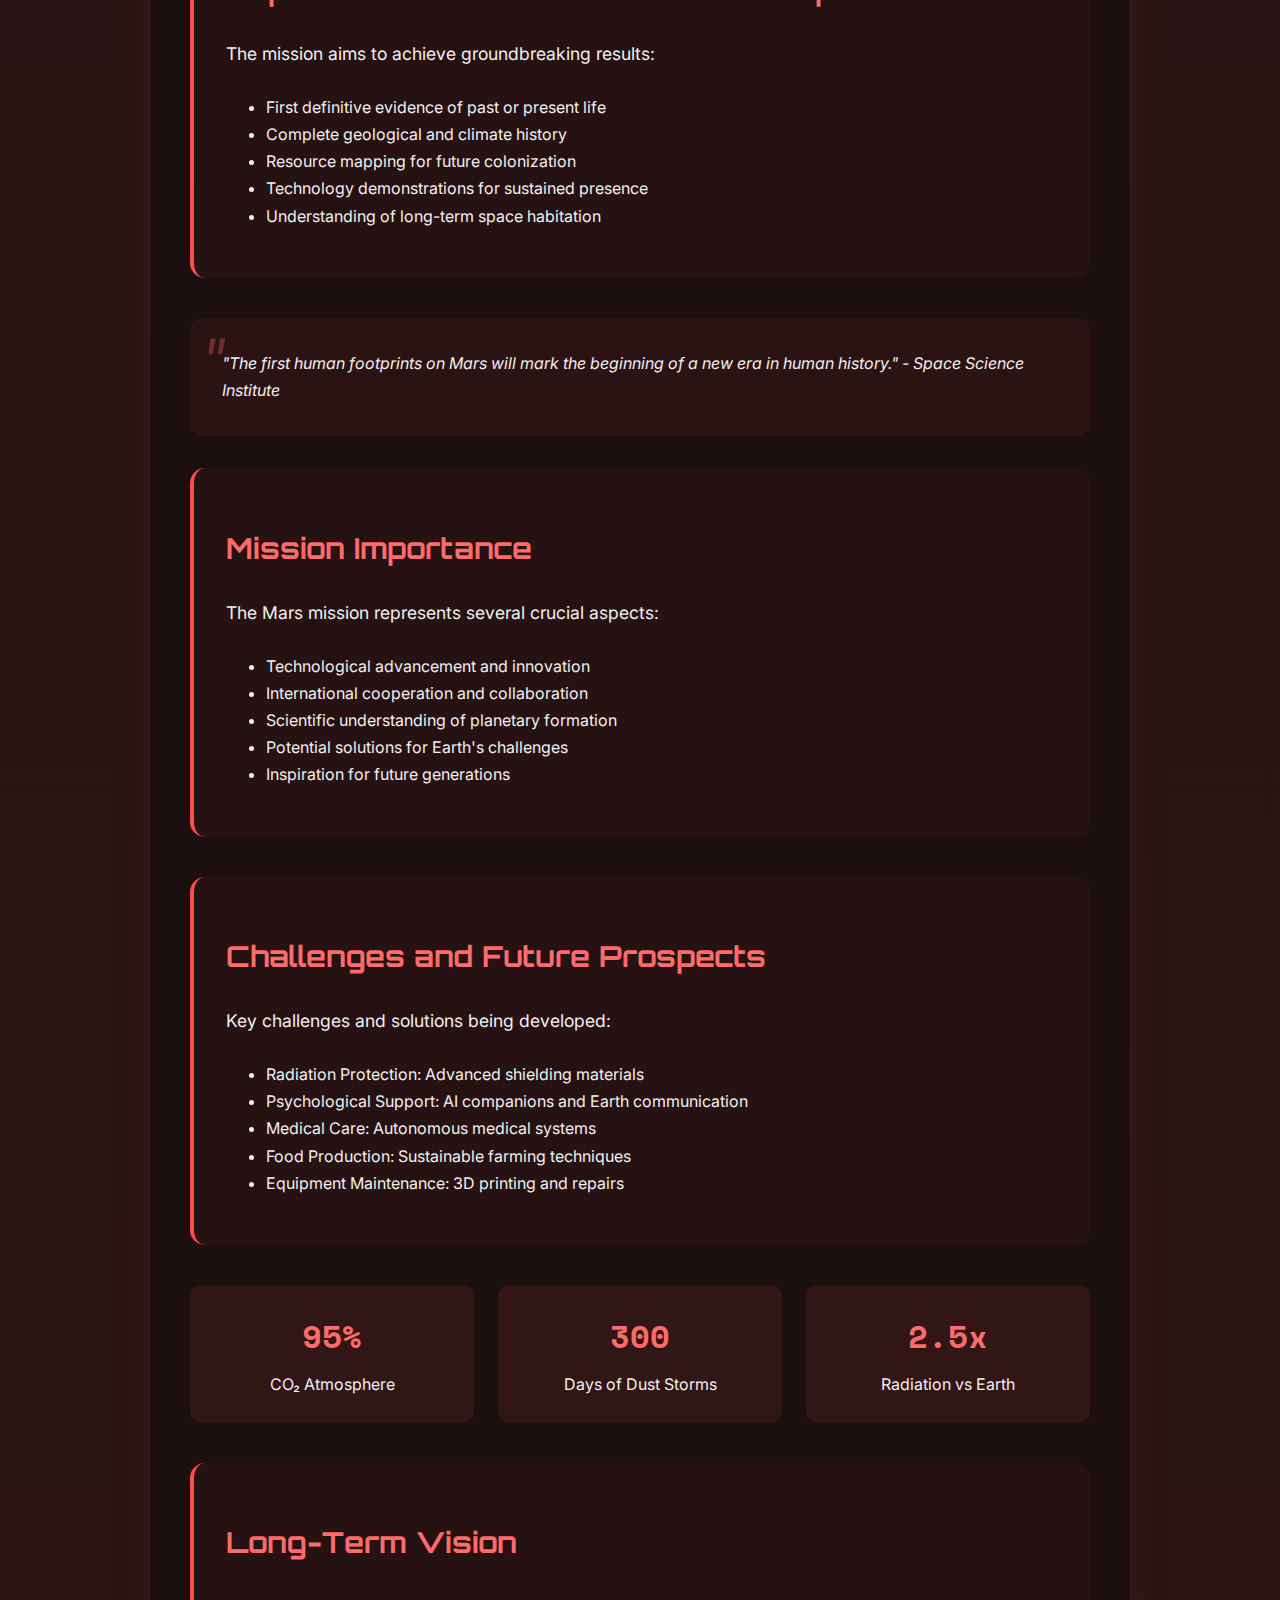
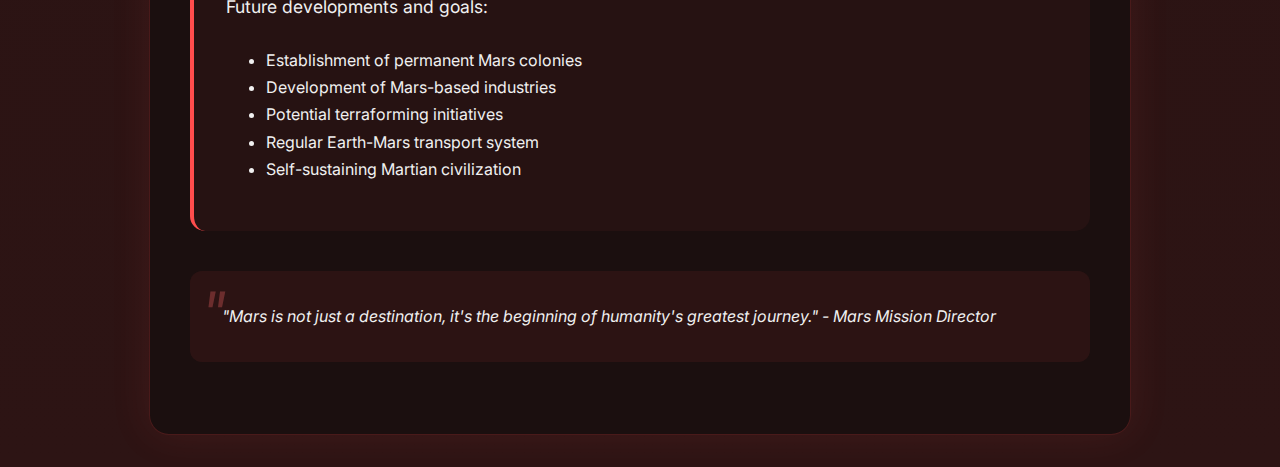
<file: mars.html>
<!DOCTYPE html>
<html lang="en">
<head>
    <meta charset="UTF-8">
    <meta name="viewport" content="width=device-width, initial-scale=1.0">
    <title>Journey to Mars | NASA</title>
    <style>
        :root {
            --primary-color: #FF4D4D;
            --text-color: #F0F0F0;
            --accent-color: #FF6B6B;
            --bg-color: #1A0F0F;
            --section-bg: rgba(255, 77, 77, 0.05);
        }

        body {
            margin: 0;
            background: var(--bg-color);
            font-family: 'Inter', sans-serif;
            color: var(--text-color);
            line-height: 1.7;
            background-image: linear-gradient(to bottom, #1A0F0F, #2D1414);
        }

        .container {
            max-width: 900px;
            margin: 2rem auto;
            padding: 2.5rem;
            background: rgba(26, 15, 15, 0.95);
            border: 1px solid rgba(255, 77, 77, 0.2);
            border-radius: 20px;
            box-shadow: 0 0 40px rgba(255, 77, 77, 0.1);
        }

        h1 {
            font-family: 'Orbitron', sans-serif;
            font-size: 3rem;
            background: linear-gradient(120deg, #FF4D4D, #FF8080);
            -webkit-background-clip: text;
            background-clip: text;
            color: transparent;
            text-align: center;
            margin-bottom: 2rem;
            line-height: 1.3;
        }

        .article-meta {
            text-align: center;
            color: var(--accent-color);
            margin-bottom: 2.5rem;
            font-size: 1rem;
            font-family: 'Space Mono', monospace;
        }

        .content-section {
            margin-bottom: 2.5rem;
            padding: 2rem;
            background: var(--section-bg);
            border-radius: 15px;
            border-left: 4px solid var(--primary-color);
        }

        h2 {
            color: var(--accent-color);
            font-size: 1.8rem;
            margin-bottom: 1.5rem;
            font-family: 'Orbitron', sans-serif;
        }

        p {
            margin-bottom: 1.5rem;
            font-size: 1.1rem;
            line-height: 1.8;
            color: var(--text-color);
        }

        .mission-stats {
            display: grid;
            grid-template-columns: repeat(auto-fit, minmax(250px, 1fr));
            gap: 1.5rem;
            margin: 2.5rem 0;
        }

        .stat-card {
            background: rgba(255, 77, 77, 0.1);
            padding: 1.5rem;
            border-radius: 12px;
            text-align: center;
            transition: transform 0.3s ease;
        }

        .stat-card:hover {
            transform: translateY(-5px);
        }

        .stat-number {
            font-size: 2rem;
            color: var(--accent-color);
            font-weight: bold;
            font-family: 'Space Mono', monospace;
            margin-bottom: 0.5rem;
        }

        .quote-box {
            background: rgba(255, 77, 77, 0.08);
            padding: 2rem;
            border-radius: 12px;
            margin: 2rem 0;
            font-style: italic;
            position: relative;
        }

        .quote-box::before {
            content: '"';
            font-size: 4rem;
            color: var(--accent-color);
            position: absolute;
            top: -10px;
            left: 10px;
            opacity: 0.3;
        }

        @media (max-width: 768px) {
            .container {
                margin: 1rem;
                padding: 1.5rem;
            }

            h1 {
                font-size: 1.4rem; /* Reduced from 1.6rem */
            }

            h2 {
                font-size: 1.1rem; /* Reduced from 1.3rem */
                margin-bottom: 0.8rem;
            }

            p {
                font-size: 0.75rem; /* Reduced from 0.85rem */
                line-height: 1.4; /* Adjusted for readability */
            }

            .stat-card {
                padding: 0.8rem; /* Reduced from 1rem */
            }

            .stat-number {
                font-size: 1.2rem; /* Reduced from 1.4rem */
                margin-bottom: 0.15rem;
            }

            .stat-card div:not(.stat-number) {
                font-size: 0.85rem; /* Reduced from 0.9rem */
            }

            .quote-box {
                padding: 1rem; /* Reduced from 1.2rem */
                font-size: 0.75rem; /* Reduced from 0.85rem */
            }

            .quote-box::before {
                font-size: 2rem; /* Reduced from 2.5rem */
            }

            ul {
                font-size: 0.75rem; /* Reduced from 0.85rem */
                padding-left: 0.8rem;
            }

            li {
                margin-bottom: 0.3rem; /* Reduced from 0.4rem */
            }

            .article-meta {
                font-size: 0.75rem; /* Reduced from 0.85rem */
                margin-bottom: 1.5rem;
            }

            .content-section {
                padding: 1rem; /* Reduced from 1.2rem */
                margin-bottom: 1.5rem;
            }
        }
    </style>
    <link href="https://fonts.googleapis.com/css2?family=Orbitron:wght@400;700&family=Inter:wght@400;600&family=Space+Mono&display=swap" rel="stylesheet">
</head>
<body>
    <div class="container">
        <h1>Journey to Mars: Humanity's Next Giant Leap</h1>
        
        <div class="article-meta">
            <time datetime="2025-02-10">February 10, 2025, 12:12 AM</time>
        </div>

        <div class="mission-stats">
            <div class="stat-card">
                <div class="stat-number">6-8</div>
                <div>Months Journey</div>
            </div>
            <div class="stat-card">
                <div class="stat-number">2030</div>
                <div>First Human Landing</div>
            </div>
            <div class="stat-card">
                <div class="stat-number">38%</div>
                <div>Earth's Gravity</div>
            </div>
        </div>

        <div class="content-section">
            <h2>The Red Planet Vision</h2>
            <p>Mars has long been the focus of human fascination, symbolizing both mystery and the possibility of a second home for humanity. As Earth faces increasing challenges from climate change, resource depletion, and population growth, Mars presents a unique opportunity for expansion beyond our planet.</p>
        </div>

        <div class="quote-box">
            "We must become a multi-planetary species to ensure the long-term survival of humanity." - Elon Musk
        </div>

        <div class="content-section">
            <h2>Mission Challenges</h2>
            <p>The journey to Mars presents unprecedented challenges in space exploration. Astronauts will face extreme radiation exposure, psychological isolation, and limited resources during their 6-8 month journey through deep space. The mission requires revolutionary advances in propulsion, life support systems, and radiation shielding.</p>
        </div>

        <div class="content-section">
            <h2>Habitat Development</h2>
            <p>Creating sustainable habitats on Mars requires innovative solutions for protection against harsh radiation, extreme temperatures, and dust storms. The initial bases will utilize a combination of pre-fabricated modules and in-situ resource utilization (ISRU) to create livable spaces for the first human settlers.</p>
        </div>

        <div class="mission-stats">
            <div class="stat-card">
                <div class="stat-number">-63°C</div>
                <div>Average Temperature</div>
            </div>
            <div class="stat-card">
                <div class="stat-number">24.6h</div>
                <div>Length of Day</div>
            </div>
            <div class="stat-card">
                <div class="stat-number">687</div>
                <div>Earth Days Per Year</div>
            </div>
        </div>

        <div class="content-section">
            <h2>Resource Utilization</h2>
            <p>Mars offers various resources that can be used for sustaining human presence:</p>
            <ul>
                <li>Water ice deposits at the poles and underground</li>
                <li>Carbon dioxide atmosphere for fuel and oxygen production</li>
                <li>Regolith for construction and radiation shielding</li>
                <li>Mineral deposits for manufacturing and energy production</li>
            </ul>
        </div>

        <div class="content-section">
            <h2>Technology Development</h2>
            <p>Key technologies being developed for the Mars mission include:</p>
            <ul>
                <li>Advanced propulsion systems for faster transit</li>
                <li>Closed-loop life support systems</li>
                <li>3D printing facilities for spare parts</li>
                <li>Agricultural systems for food production</li>
                <li>Power generation using solar and nuclear sources</li>
            </ul>
        </div>

        <div class="quote-box">
            "Mars is the first step in humanity's journey to become an interplanetary civilization." - NASA Administrator
        </div>

        <div class="content-section">
            <h2>Scientific Objectives</h2>
            <p>The mission aims to answer fundamental questions about Mars:</p>
            <ul>
                <li>Evidence of past or present microbial life</li>
                <li>Geological history and evolution</li>
                <li>Climate patterns and atmospheric composition</li>
                <li>Potential for future terraforming</li>
            </ul>
        </div>

        <div class="content-section">
            <h2>Timeline and Phases</h2>
            <p>The Mars mission is planned in multiple phases:</p>
            <ul>
                <li>2024-2026: Cargo missions and infrastructure deployment</li>
                <li>2027-2029: Habitat construction and resource verification</li>
                <li>2030: First human landing and base establishment</li>
                <li>2031-2035: Expansion and permanent settlement development</li>
            </ul>
        </div>

        <div class="mission-stats">
            <div class="stat-card">
                <div class="stat-number">4</div>
                <div>Initial Crew Members</div>
            </div>
            <div class="stat-card">
                <div class="stat-number">500</div>
                <div>Days Surface Stay</div>
            </div>
            <div class="stat-card">
                <div class="stat-number">100</div>
                <div>Tons of Cargo</div>
            </div>
        </div>

        <div class="content-section">
            <h2>The Journey to Mars</h2>
            <p>The journey to Mars involves several critical phases:</p>
            <ul>
                <li>Launch Window Selection: Optimal alignment occurs every 26 months</li>
                <li>Transit Phase: 6-8 months of deep space travel</li>
                <li>Mars Orbit Insertion: Critical deceleration maneuver</li>
                <li>Landing Operations: EDL (Entry, Descent, and Landing)</li>
            </ul>
        </div>

        <div class="mission-stats">
            <div class="stat-card">
                <div class="stat-number">225M</div>
                <div>KM Average Distance</div>
            </div>
            <div class="stat-card">
                <div class="stat-number">7.5</div>
                <div>KM/s Entry Speed</div>
            </div>
            <div class="stat-card">
                <div class="stat-number">26</div>
                <div>Months Between Windows</div>
            </div>
        </div>

        <div class="content-section">
            <h2>Scientific Instruments and Data Collection</h2>
            <p>Advanced equipment for comprehensive Mars exploration:</p>
            <ul>
                <li>Spectral Analyzers for atmospheric composition</li>
                <li>Ground-Penetrating Radar for subsurface mapping</li>
                <li>Weather Monitoring Stations</li>
                <li>Seismic Activity Sensors</li>
                <li>Sample Collection and Analysis Labs</li>
                <li>High-Resolution Imaging Systems</li>
            </ul>
        </div>

        <div class="content-section">
            <h2>Expected Outcomes and Scientific Impact</h2>
            <p>The mission aims to achieve groundbreaking results:</p>
            <ul>
                <li>First definitive evidence of past or present life</li>
                <li>Complete geological and climate history</li>
                <li>Resource mapping for future colonization</li>
                <li>Technology demonstrations for sustained presence</li>
                <li>Understanding of long-term space habitation</li>
            </ul>
        </div>

        <div class="quote-box">
            "The first human footprints on Mars will mark the beginning of a new era in human history." - Space Science Institute
        </div>

        <div class="content-section">
            <h2>Mission Importance</h2>
            <p>The Mars mission represents several crucial aspects:</p>
            <ul>
                <li>Technological advancement and innovation</li>
                <li>International cooperation and collaboration</li>
                <li>Scientific understanding of planetary formation</li>
                <li>Potential solutions for Earth's challenges</li>
                <li>Inspiration for future generations</li>
            </ul>
        </div>

        <div class="content-section">
            <h2>Challenges and Future Prospects</h2>
            <p>Key challenges and solutions being developed:</p>
            <ul>
                <li>Radiation Protection: Advanced shielding materials</li>
                <li>Psychological Support: AI companions and Earth communication</li>
                <li>Medical Care: Autonomous medical systems</li>
                <li>Food Production: Sustainable farming techniques</li>
                <li>Equipment Maintenance: 3D printing and repairs</li>
            </ul>
        </div>

        <div class="mission-stats">
            <div class="stat-card">
                <div class="stat-number">95%</div>
                <div>CO₂ Atmosphere</div>
            </div>
            <div class="stat-card">
                <div class="stat-number">300</div>
                <div>Days of Dust Storms</div>
            </div>
            <div class="stat-card">
                <div class="stat-number">2.5x</div>
                <div>Radiation vs Earth</div>
            </div>
        </div>

        <div class="content-section">
            <h2>Long-Term Vision</h2>
            <p>Future developments and goals:</p>
            <ul>
                <li>Establishment of permanent Mars colonies</li>
                <li>Development of Mars-based industries</li>
                <li>Potential terraforming initiatives</li>
                <li>Regular Earth-Mars transport system</li>
                <li>Self-sustaining Martian civilization</li>
            </ul>
        </div>

        <div class="quote-box">
            "Mars is not just a destination, it's the beginning of humanity's greatest journey." - Mars Mission Director
        </div>
    </div>
</body>
</html>
</file>
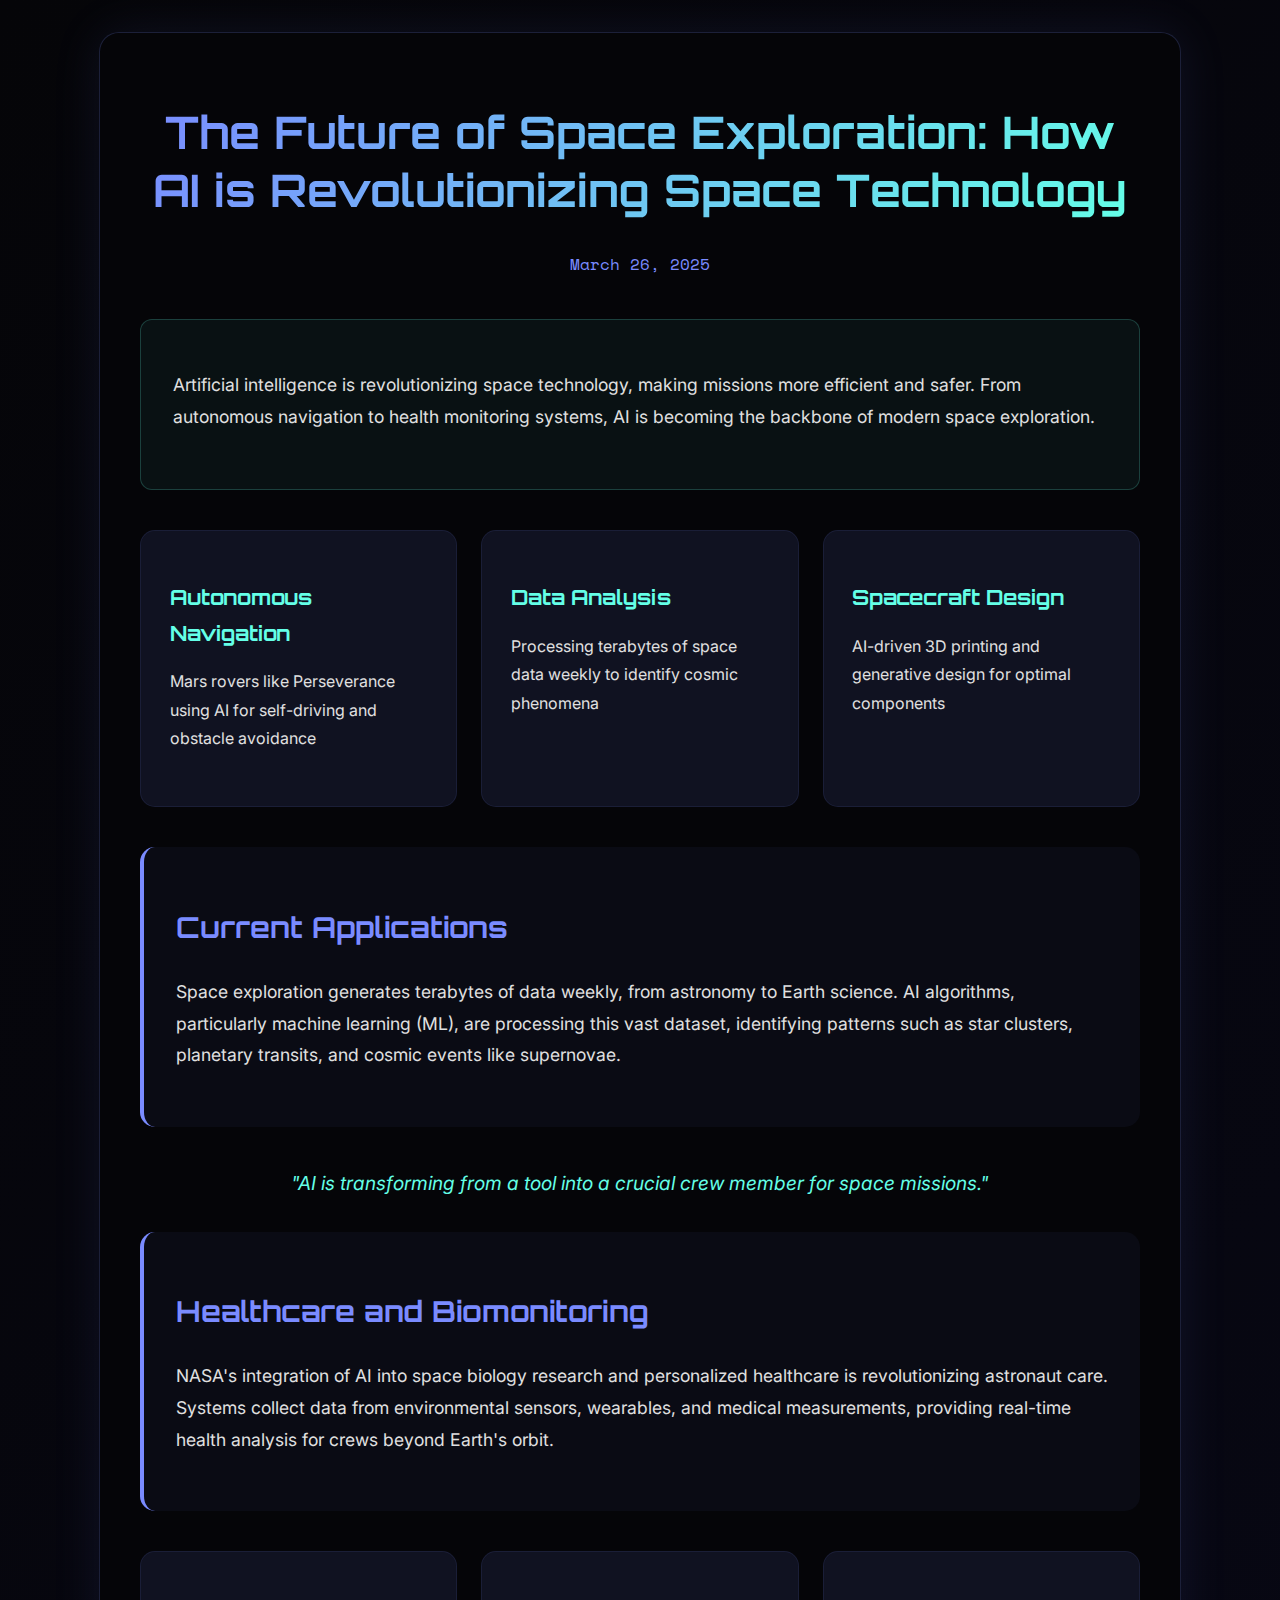
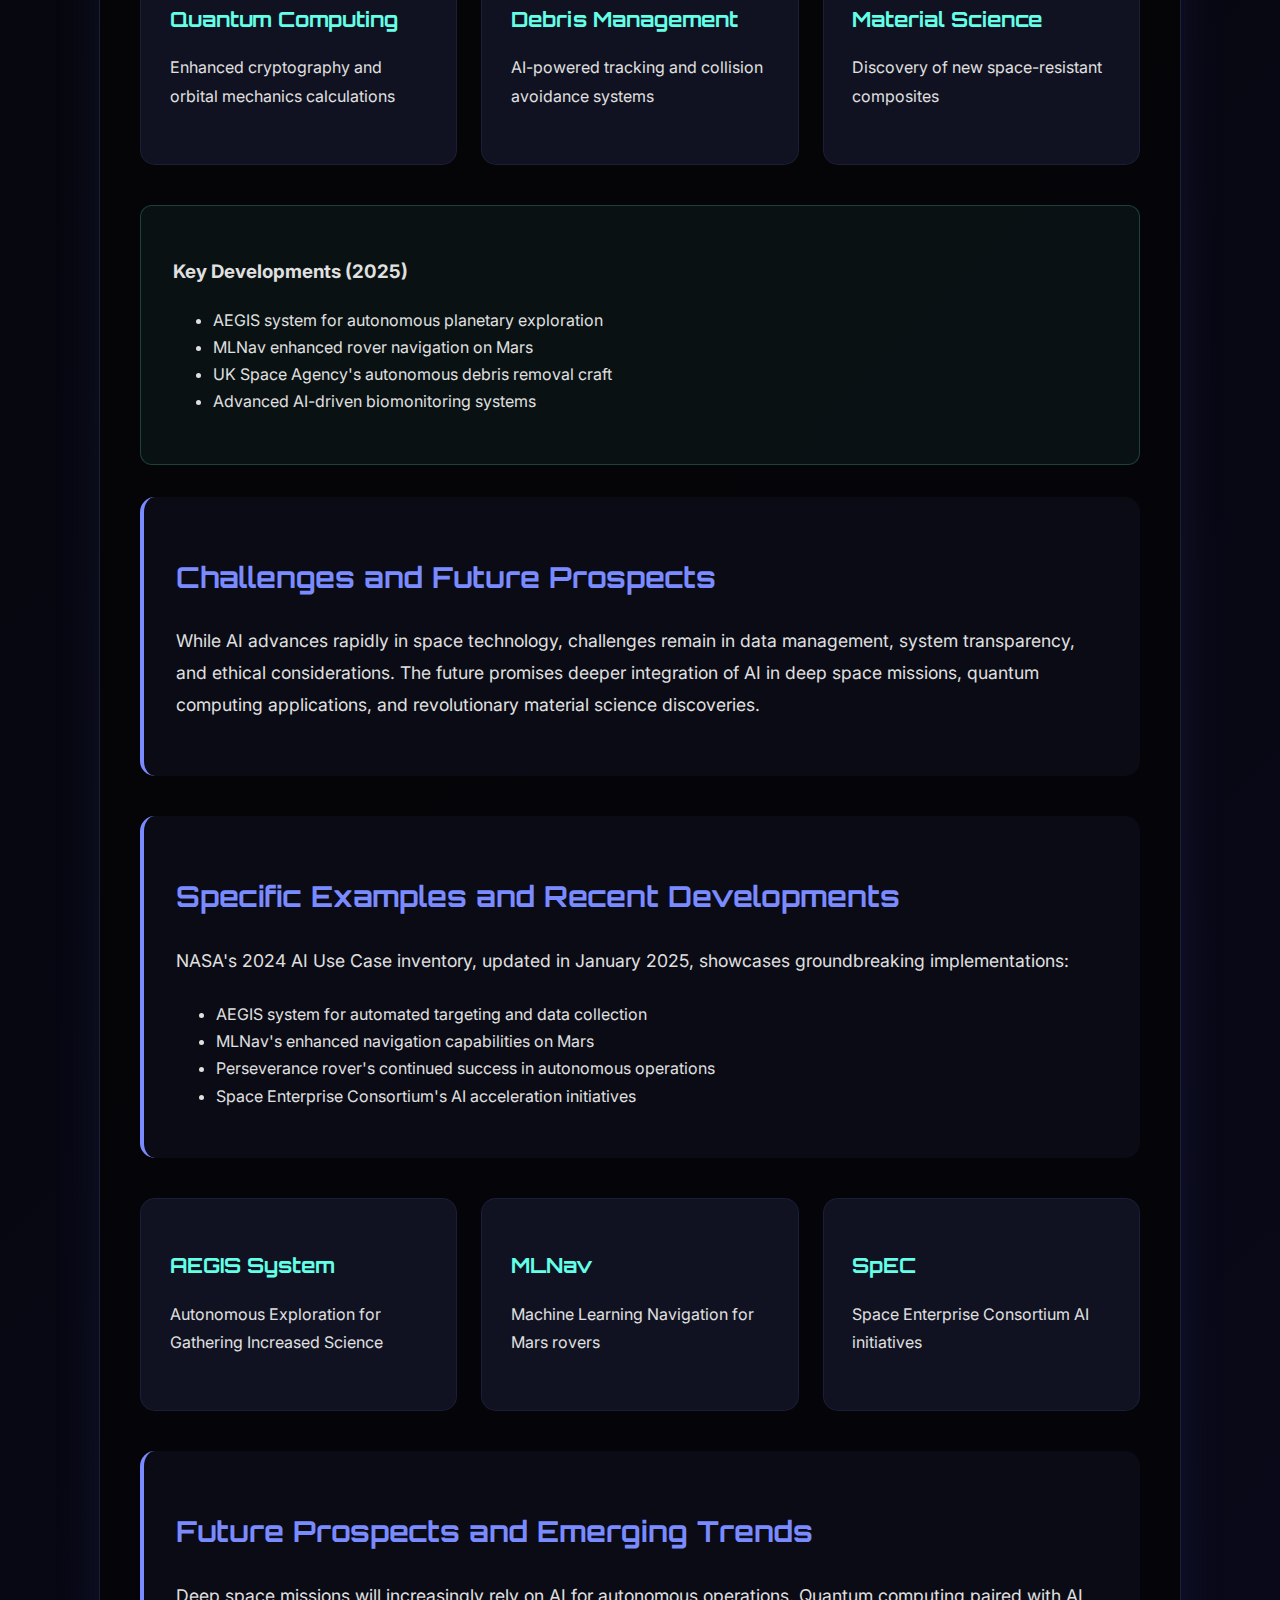
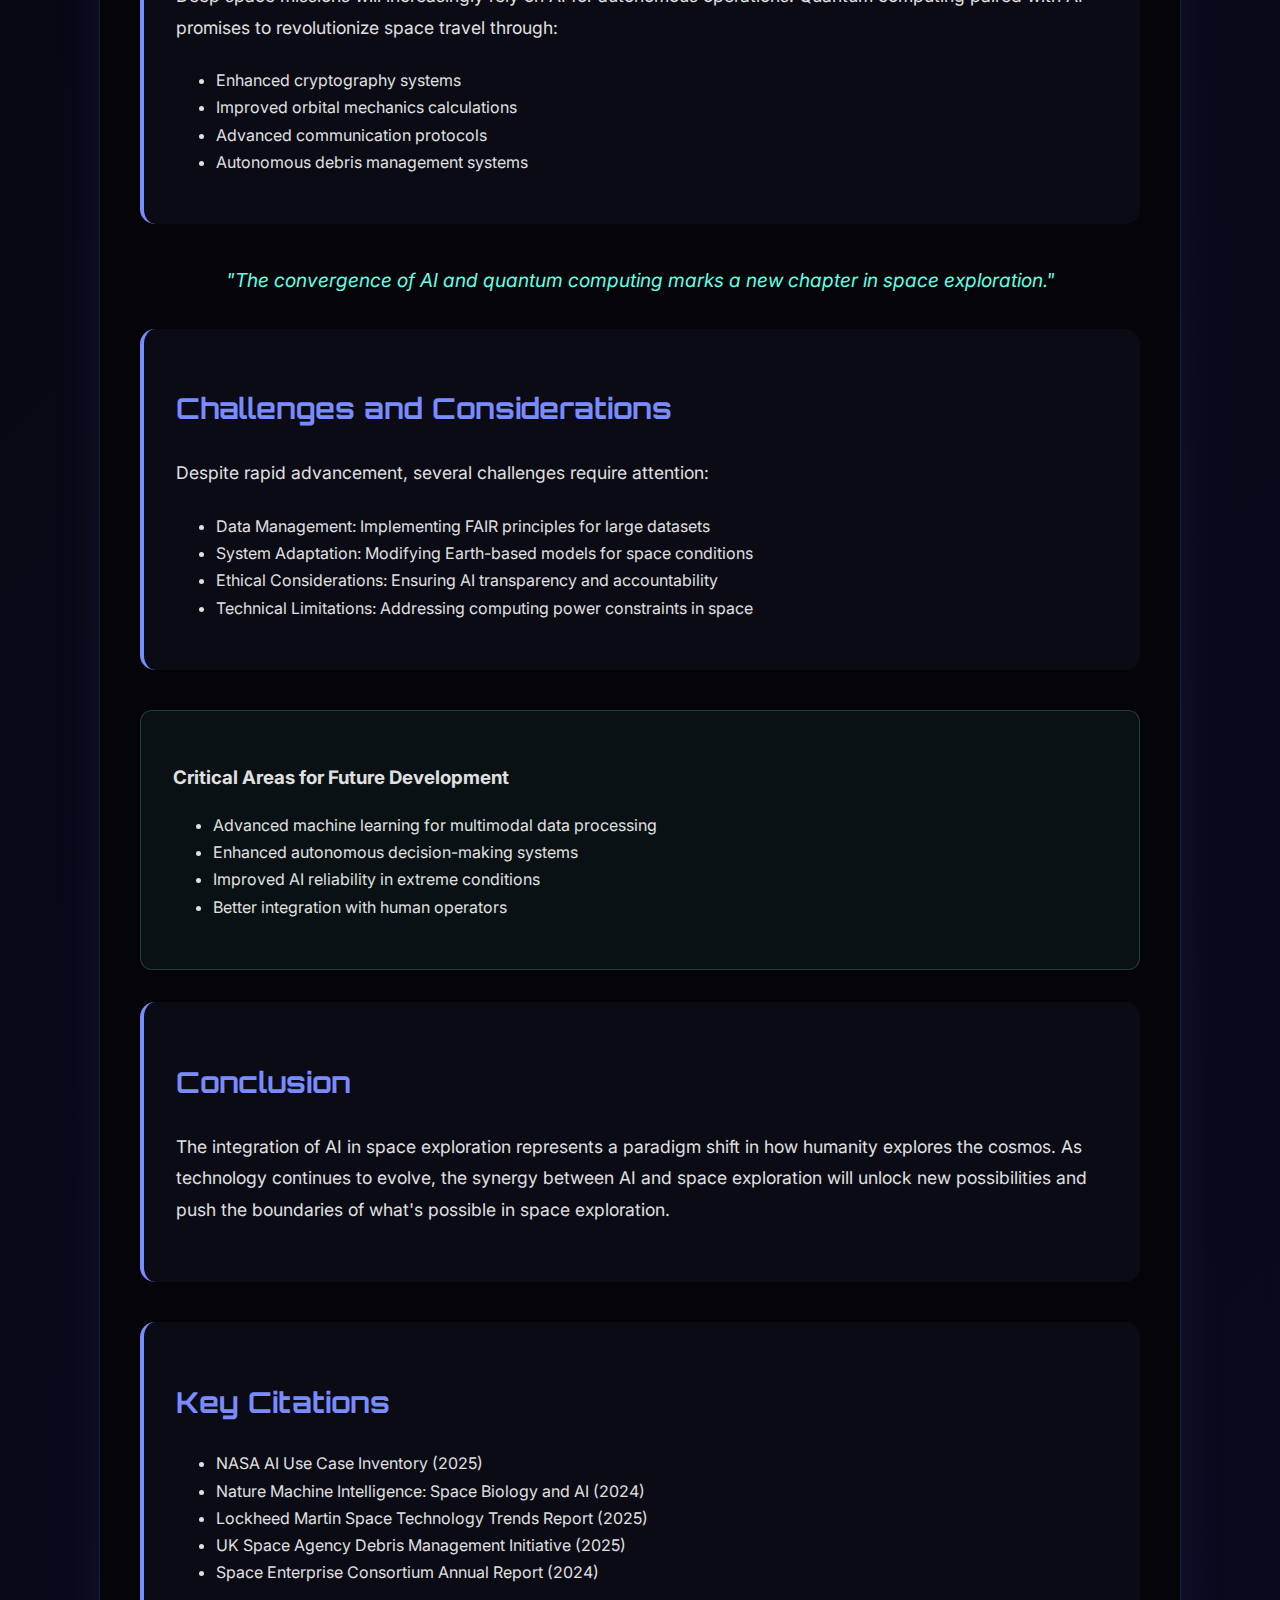
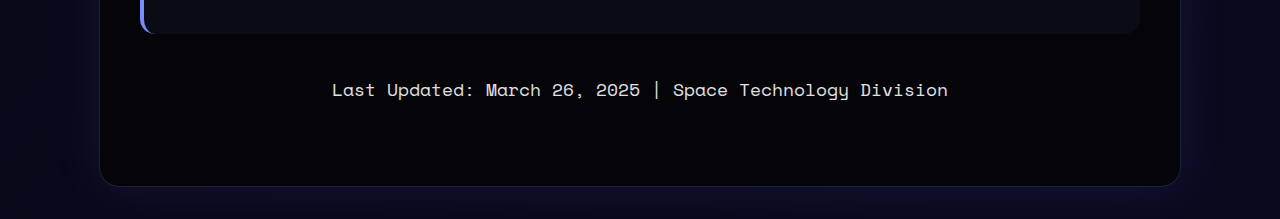
<file: srmn.html>
<!DOCTYPE html>
<html lang="en">
<head>
    <meta charset="UTF-8">
    <meta name="viewport" content="width=device-width, initial-scale=1.0">
    <title>AI in Space Exploration</title>
    <style>
        :root {
            --primary-color: #7A8BFF;
            --secondary-color: #4E54C8;
            --text-color: #E0E0E0;
            --bg-color: #050508;
            --accent-color: #64FFE7;
        }

        body {
            margin: 0;
            background: var(--bg-color);
            font-family: 'Inter', sans-serif;
            color: var(--text-color);
            line-height: 1.7;
            background: linear-gradient(135deg, #050508 0%, #0A0A1F 100%);
        }

        .container {
            max-width: 1000px;
            margin: 2rem auto;
            padding: 2.5rem;
            background: rgba(5, 5, 8, 0.95);
            border: 1px solid rgba(122, 139, 255, 0.2);
            border-radius: 20px;
            box-shadow: 0 0 50px rgba(122, 139, 255, 0.1);
        }

        h1 {
            font-family: 'Orbitron', sans-serif;
            font-size: 2.8rem;
            background: linear-gradient(120deg, var(--primary-color), var(--accent-color));
            -webkit-background-clip: text;
            background-clip: text;
            color: transparent;
            text-align: center;
            margin-bottom: 2rem;
            line-height: 1.3;
        }

        .article-meta {
            text-align: center;
            color: var(--primary-color);
            margin-bottom: 2.5rem;
            font-family: 'Space Mono', monospace;
        }

        .content-section {
            margin-bottom: 2.5rem;
            padding: 2rem;
            background: rgba(122, 139, 255, 0.05);
            border-radius: 15px;
            border-left: 4px solid var(--primary-color);
        }

        h2 {
            color: var(--primary-color);
            font-size: 1.8rem;
            margin-bottom: 1.5rem;
            font-family: 'Orbitron', sans-serif;
        }

        p {
            margin-bottom: 1.5rem;
            font-size: 1.1rem;
            line-height: 1.8;
            color: var(--text-color);
        }

        .tech-grid {
            display: grid;
            grid-template-columns: repeat(auto-fit, minmax(280px, 1fr));
            gap: 1.5rem;
            margin: 2.5rem 0;
        }

        .tech-card {
            background: rgba(122, 139, 255, 0.1);
            padding: 1.8rem;
            border-radius: 15px;
            transition: all 0.3s ease;
            border: 1px solid rgba(122, 139, 255, 0.1);
            position: relative;
            overflow: hidden;
        }

        .tech-card::before {
            content: '';
            position: absolute;
            top: 0;
            left: 0;
            width: 100%;
            height: 100%;
            background: linear-gradient(
                45deg,
                rgba(122, 139, 255, 0.1),
                rgba(100, 255, 231, 0.1)
            );
            opacity: 0;
            transition: opacity 0.3s ease;
        }

        .tech-card:hover {
            transform: translateY(-5px);
            border-color: rgba(100, 255, 231, 0.3);
            box-shadow: 0 5px 15px rgba(100, 255, 231, 0.1);
        }

        .tech-card:hover::before {
            opacity: 1;
        }

        .tech-card h3 {
            color: var(--accent-color);
            font-family: 'Orbitron', sans-serif;
            font-size: 1.3rem;
            margin-bottom: 1rem;
            position: relative;
            z-index: 1;
        }

        .tech-card p {
            font-size: 1rem;
            color: var(--text-color);
            position: relative;
            z-index: 1;
        }

        .highlight-box {
            background: rgba(100, 255, 231, 0.05);
            padding: 2rem;
            border-radius: 12px;
            margin: 2rem 0;
            border: 1px solid rgba(100, 255, 231, 0.2);
        }

        .quote {
            font-style: italic;
            color: var(--accent-color);
            font-size: 1.2rem;
            text-align: center;
            margin: 2rem 0;
        }

        @media (max-width: 768px) {
            .container {
                margin: 1rem;
                padding: 1.5rem;
            }

            h1 {
                font-size: 1.9rem; /* Increased from 1.8rem */
            }

            .tech-grid {
                grid-template-columns: 1fr;
            }

            .tech-card h3 {
                font-size: 1.1rem; /* Increased from 1rem */
            }

            .tech-card p {
                font-size: 0.95rem; /* Increased from 0.85rem */
            }

            p {
                font-size: 1rem; /* Increased from 0.9rem */
            }

            h2 {
                font-size: 1.5rem; /* Increased from 1.4rem */
            }

            .quote {
                font-size: 1rem; /* Increased from 0.9rem */
            }

            .highlight-box {
                padding: 1.5rem;
                font-size: 1rem; /* Increased from 0.9rem */
            }

            .tech-grid {
                grid-template-columns: 1fr;
                gap: 1rem;
            }

            .tech-card {
                padding: 1.2rem;
            }

            .tech-card h3 {
                font-size: 0.9rem; /* Increased from 0.8rem */
                margin-bottom: 0.8rem;
            }

            .tech-card p {
                font-size: 0.75rem; /* Increased from 0.65rem */
                line-height: 1.6;
            }

            p {
                font-size: 0.8rem; /* Increased from 0.7rem */
                line-height: 1.6;
                margin-bottom: 1.2rem;
            }

            h2 {
                font-size: 1.2rem; /* Increased from 1.1rem */
                margin-bottom: 1.2rem;
            }

            .quote {
                font-size: 0.85rem; /* Increased from 0.75rem */
                margin: 1.5rem 0;
            }

            .highlight-box {
                padding: 1.2rem;
                margin: 1.5rem 0;
            }

            .article-meta {
                font-size: 0.75rem; /* Increased from 0.65rem */
                margin-bottom: 2rem;
            }

            ul li {
                font-size: 0.8rem; /* Increased from 0.7rem */
                line-height: 1.6;
            }
        }

    </style>
    <link href="https://fonts.googleapis.com/css2?family=Orbitron:wght@400;700&family=Inter:wght@400;600&family=Space+Mono&display=swap" rel="stylesheet">
</head>
<body>
    <div class="container">
        <h1>The Future of Space Exploration: How AI is Revolutionizing Space Technology</h1>
        
        <div class="article-meta">
            <time datetime="2025-03-26">March 26, 2025</time>
        </div>

        <div class="highlight-box">
            <p>Artificial intelligence is revolutionizing space technology, making missions more efficient and safer. From autonomous navigation to health monitoring systems, AI is becoming the backbone of modern space exploration.</p>
        </div>

        <div class="tech-grid">
            <div class="tech-card">
                <h3>Autonomous Navigation</h3>
                <p>Mars rovers like Perseverance using AI for self-driving and obstacle avoidance</p>
            </div>
            <div class="tech-card">
                <h3>Data Analysis</h3>
                <p>Processing terabytes of space data weekly to identify cosmic phenomena</p>
            </div>
            <div class="tech-card">
                <h3>Spacecraft Design</h3>
                <p>AI-driven 3D printing and generative design for optimal components</p>
            </div>
        </div>

        <div class="content-section">
            <h2>Current Applications</h2>
            <p>Space exploration generates terabytes of data weekly, from astronomy to Earth science. AI algorithms, particularly machine learning (ML), are processing this vast dataset, identifying patterns such as star clusters, planetary transits, and cosmic events like supernovae.</p>
        </div>

        <div class="quote">
            "AI is transforming from a tool into a crucial crew member for space missions."
        </div>

        <div class="content-section">
            <h2>Healthcare and Biomonitoring</h2>
            <p>NASA's integration of AI into space biology research and personalized healthcare is revolutionizing astronaut care. Systems collect data from environmental sensors, wearables, and medical measurements, providing real-time health analysis for crews beyond Earth's orbit.</p>
        </div>

        <div class="tech-grid">
            <div class="tech-card">
                <h3>Quantum Computing</h3>
                <p>Enhanced cryptography and orbital mechanics calculations</p>
            </div>
            <div class="tech-card">
                <h3>Debris Management</h3>
                <p>AI-powered tracking and collision avoidance systems</p>
            </div>
            <div class="tech-card">
                <h3>Material Science</h3>
                <p>Discovery of new space-resistant composites</p>
            </div>
        </div>

        <div class="highlight-box">
            <h3>Key Developments (2025)</h3>
            <ul>
                <li>AEGIS system for autonomous planetary exploration</li>
                <li>MLNav enhanced rover navigation on Mars</li>
                <li>UK Space Agency's autonomous debris removal craft</li>
                <li>Advanced AI-driven biomonitoring systems</li>
            </ul>
        </div>

        <div class="content-section">
            <h2>Challenges and Future Prospects</h2>
            <p>While AI advances rapidly in space technology, challenges remain in data management, system transparency, and ethical considerations. The future promises deeper integration of AI in deep space missions, quantum computing applications, and revolutionary material science discoveries.</p>
        </div>

        <div class="content-section">
            <h2>Specific Examples and Recent Developments</h2>
            <p>NASA's 2024 AI Use Case inventory, updated in January 2025, showcases groundbreaking implementations:</p>
            <ul>
                <li>AEGIS system for automated targeting and data collection</li>
                <li>MLNav's enhanced navigation capabilities on Mars</li>
                <li>Perseverance rover's continued success in autonomous operations</li>
                <li>Space Enterprise Consortium's AI acceleration initiatives</li>
            </ul>
        </div>

        <div class="tech-grid">
            <div class="tech-card">
                <h3>AEGIS System</h3>
                <p>Autonomous Exploration for Gathering Increased Science</p>
            </div>
            <div class="tech-card">
                <h3>MLNav</h3>
                <p>Machine Learning Navigation for Mars rovers</p>
            </div>
            <div class="tech-card">
                <h3>SpEC</h3>
                <p>Space Enterprise Consortium AI initiatives</p>
            </div>
        </div>

        <div class="content-section">
            <h2>Future Prospects and Emerging Trends</h2>
            <p>Deep space missions will increasingly rely on AI for autonomous operations. Quantum computing paired with AI promises to revolutionize space travel through:</p>
            <ul>
                <li>Enhanced cryptography systems</li>
                <li>Improved orbital mechanics calculations</li>
                <li>Advanced communication protocols</li>
                <li>Autonomous debris management systems</li>
            </ul>
        </div>

        <div class="quote">
            "The convergence of AI and quantum computing marks a new chapter in space exploration."
        </div>

        <div class="content-section">
            <h2>Challenges and Considerations</h2>
            <p>Despite rapid advancement, several challenges require attention:</p>
            <ul>
                <li>Data Management: Implementing FAIR principles for large datasets</li>
                <li>System Adaptation: Modifying Earth-based models for space conditions</li>
                <li>Ethical Considerations: Ensuring AI transparency and accountability</li>
                <li>Technical Limitations: Addressing computing power constraints in space</li>
            </ul>
        </div>

        <div class="highlight-box">
            <h3>Critical Areas for Future Development</h3>
            <ul>
                <li>Advanced machine learning for multimodal data processing</li>
                <li>Enhanced autonomous decision-making systems</li>
                <li>Improved AI reliability in extreme conditions</li>
                <li>Better integration with human operators</li>
            </ul>
        </div>

        <div class="content-section">
            <h2>Conclusion</h2>
            <p>The integration of AI in space exploration represents a paradigm shift in how humanity explores the cosmos. As technology continues to evolve, the synergy between AI and space exploration will unlock new possibilities and push the boundaries of what's possible in space exploration.</p>
        </div>

        <div class="content-section">
            <h2>Key Citations</h2>
            <ul>
                <li>NASA AI Use Case Inventory (2025)</li>
                <li>Nature Machine Intelligence: Space Biology and AI (2024)</li>
                <li>Lockheed Martin Space Technology Trends Report (2025)</li>
                <li>UK Space Agency Debris Management Initiative (2025)</li>
                <li>Space Enterprise Consortium Annual Report (2024)</li>
            </ul>
        </div>

        <div class="article-meta">
            <p>Last Updated: March 26, 2025 | Space Technology Division</p>
        </div>
    </div>
</body>
</html>
</file>
